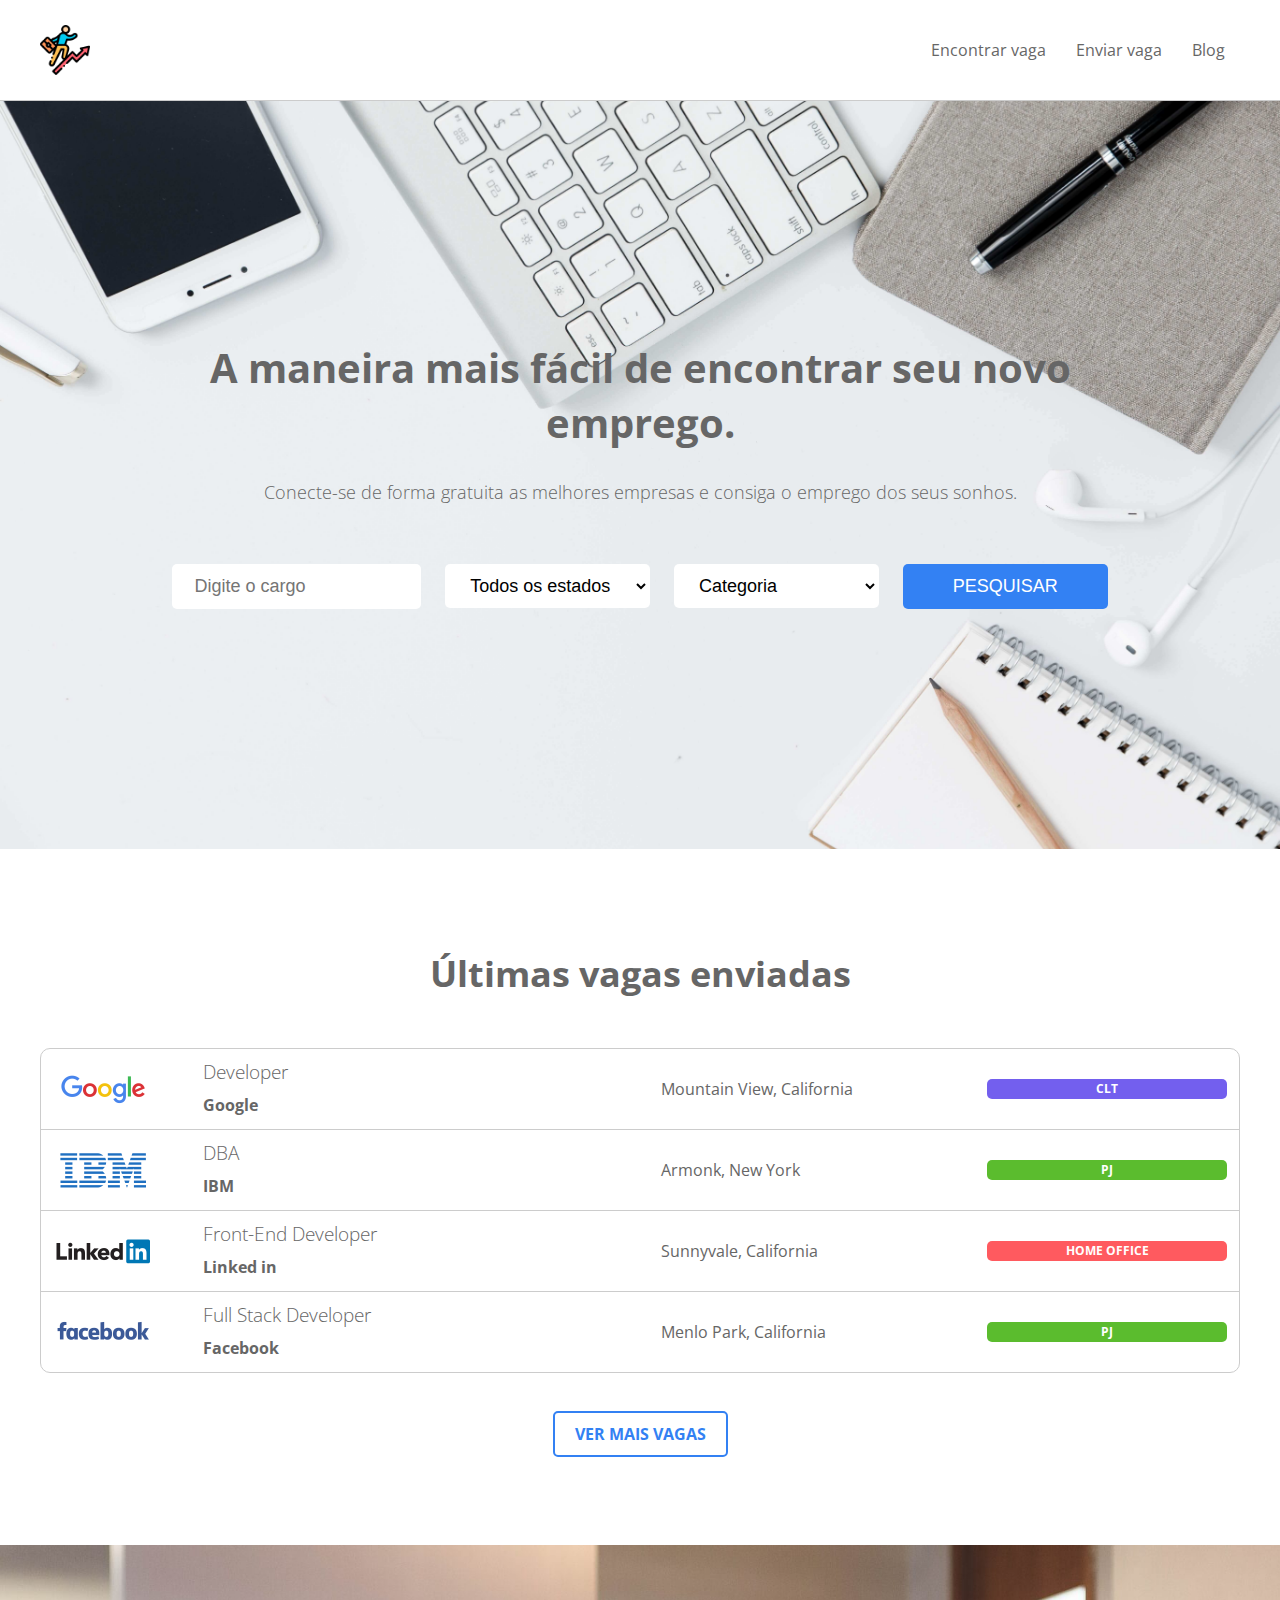
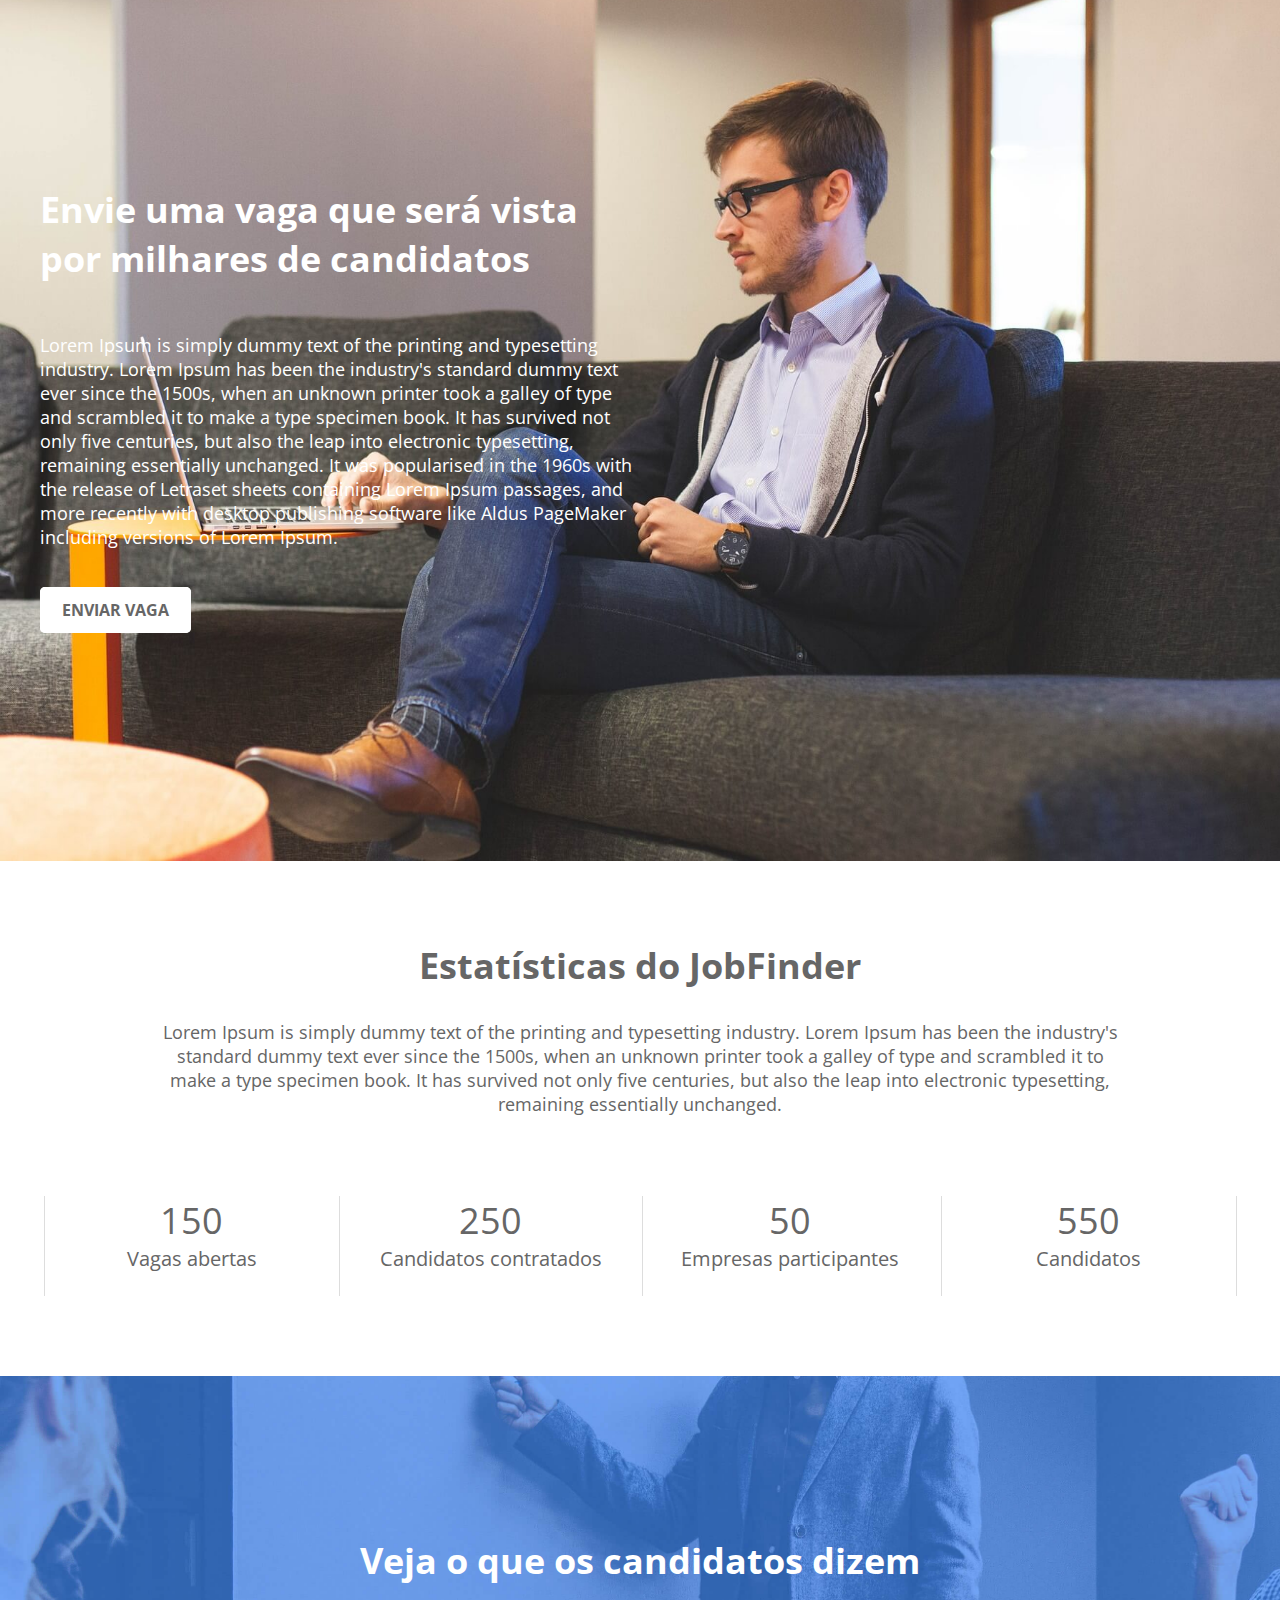
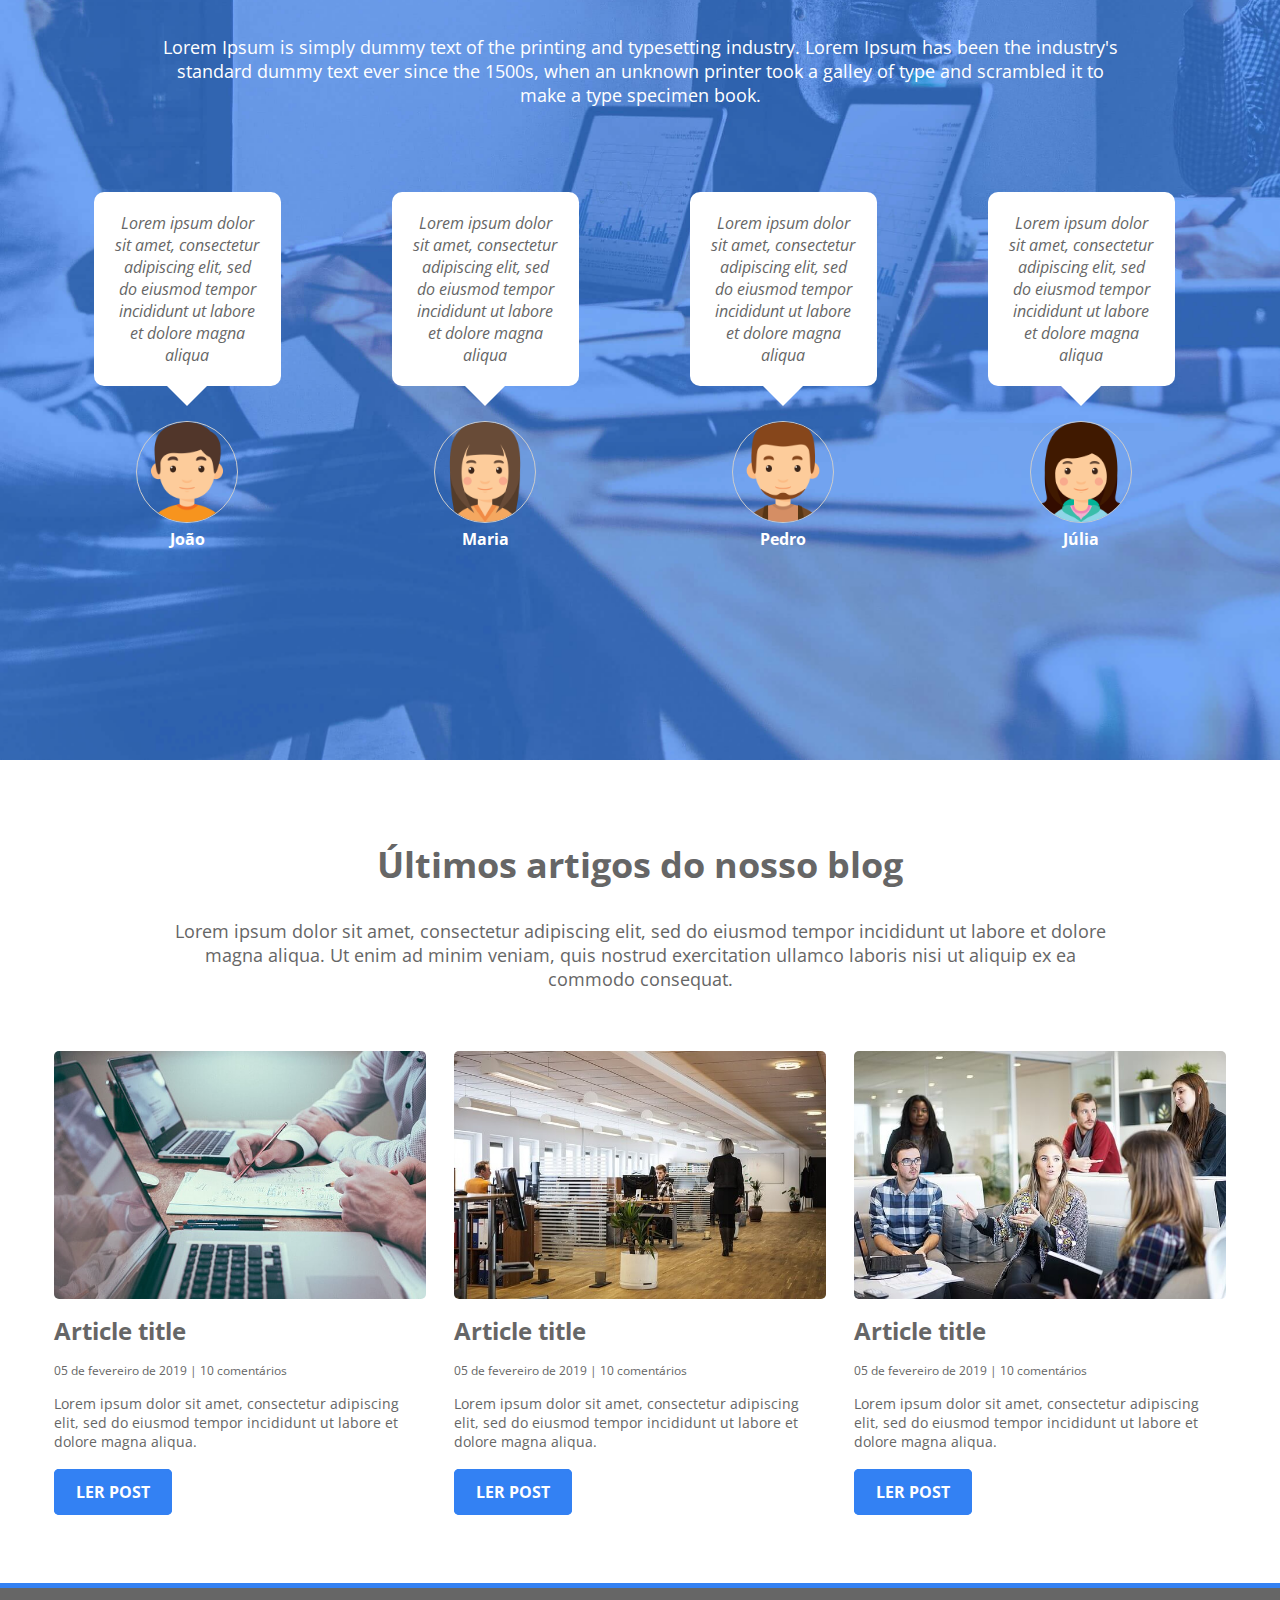
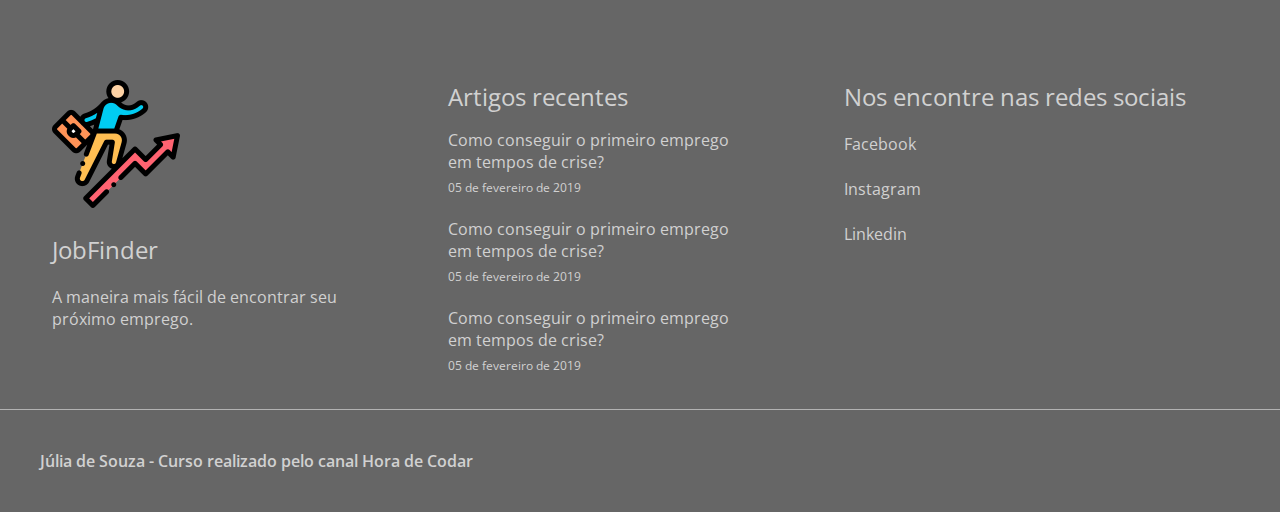
<file: index.html>
<!DOCTYPE html>
<html lang="pt-br">

<head>
	<title>JobFinder</title>
	<meta charset="utf-8">
	<meta name="viewport" content="width=device-width, initial-scale=1.0">
	<link rel="shortcut icon" href="img/logo.ico" type="image/x-icon">
	<link rel="stylesheet" type="text/css" href="css/estilo.css">
	<link href="https://fonts.googleapis.com/css2?family=Open+Sans:wght@300;400;600;700;800&display=swap"
		rel="stylesheet">
	<link rel="stylesheet" href="https://use.fontawesome.com/releases/v5.8.2/css/all.css"
		integrity="sha384-oS3vJWv+0UjzBfQzYUhtDYW+Pj2yciDJxpsK1OYPAYjqT085Qq/1cq5FLXAZQ7Ay" crossorigin="anonymous">
</head>

<body>
	<div class="container">
		<header>
			<nav>
				<div class="nav-container">
					<a href="index.html">
						<img id="logo" src="img/logo.png" alt="JobFinder">
					</a>
					<i class="fas fa-bars btn-menumobile"></i>
					<ul>
						<li><a href="findjobs.html">Encontrar vaga</a></li>
						<li><a href="sendjobs.html">Enviar vaga</a></li>
						<li><a href="blog.html">Blog</a></li>
					</ul>
				</div>
			</nav>
			<div id="main-banner">
				<div id="search-form">
					<h1>A maneira mais fácil de encontrar seu novo emprego.</h1>
					<p>Conecte-se de forma gratuita as melhores empresas e consiga o emprego dos seus sonhos.</p>
					<form>
						<input type="text" name="job" placeholder="Digite o cargo">
						<select name="region">
							<option value="">Todos os estados</option>
							<option value="Acre">Acre</option>
							<option value="Alagoas">Alagoas</option>
							<option value="Amapá">Amapá</option>
							<option value="Amazonas">Amazonas</option>
							<option value="Bahia">Bahia</option>
							<option value="Ceará">Ceará</option>
							<option value="Distrito Federal">Distrito Federal</option>
							<option value="Espírito Santo">Espírito Santo</option>
							<option value="Goiás">Goiás</option>
							<option value="Maranhão">Maranhão</option>
							<option value="Mato Grosso">Mato Grosso</option>
							<option value="Mato Grosso do Sul">Mato Grosso do Sul</option>
							<option value="Minas Gerais">Minas Gerais</option>
							<option value="Pará">Pará</option>
							<option value="Paraíba">Paraíba</option>
							<option value="Paraná">Paraná</option>
							<option value="Pernambuco">Pernambuco</option>
							<option value="Piauí">Piauí</option>
							<option value="Rio de Janeiro">Rio de Janeiro</option>
							<option value="Rio Grande do Sul">Rio Grande do Sul</option>
							<option value="Rio Grande do Norte">Rio Grande do Norte</option>
							<option value="Rondônia">Rondônia</option>
							<option value="Roraima">Roraima</option>
							<option value="Santa Catarina">Santa Catarina</option>
							<option value="São Paulo">São Paulo</option>
							<option value="Sergipe">Sergipe</option>
							<option value="Tocantins">Tocantins</option>
						</select>
						<select name="category">
							<option value="">Categoria</option>
						</select>
						<input type="submit" value="Pesquisar">
					</form>
				</div>
			</div>
		</header>
		<main id="lastjobs-container" class="wrapper">
			<h1>Últimas vagas enviadas</h1>
			<ul>
				<li>
					<a href="job.html" class="clickarea">
						<div class="company-box">
							<img src="img/googlelogo.png">
							<div class="company-info">
								<h3>Developer</h3>
								<p>Google</p>
							</div>
						</div>
						<div class="locality">
							<i class="fas fa-map-marker-alt"></i>
							<p>Mountain View, California</p>
						</div>
						<div class="job-type">
							<span class="clt">CLT</span>
						</div>
					</a>
				</li>
				<li>
					<a href="job2.html" class="clickarea">
						<div class="company-box">
							<img src="img/ibmlogo.png">
							<div class="company-info">
								<h3>DBA</h3>
								<p>IBM</p>
							</div>
						</div>
						<div class="locality">
							<i class="fas fa-map-marker-alt"></i>
							<p>Armonk, New York</p>
						</div>
						<div class="job-type">
							<span class="pj">PJ</span>
						</div>
					</a>
				</li>
				<li>
					<a href="job3.html" class="clickarea">
						<div class="company-box">
							<img src="img/linkedinlogo.png">
							<div class="company-info">
								<h3>Front-End Developer</h3>
								<p>Linked in</p>
							</div>
						</div>
						<div class="locality">
							<i class="fas fa-map-marker-alt"></i>
							<p>Sunnyvale, California</p>
						</div>
						<div class="job-type">
							<span class="homeoffice">Home Office</span>
						</div>
					</a>
				</li>
				<li>
					<a href="job4.html" class="clickarea">
						<div class="company-box">
							<img src="img/facebooklogo.png">
							<div class="company-info">
								<h3>Full Stack Developer</h3>
								<p>Facebook</p>
							</div>
						</div>
						<div class="locality">
							<i class="fas fa-map-marker-alt"></i>
							<p>Menlo Park, California</p>
						</div>
						<div class="job-type">
							<span class="pj">PJ</span>
						</div>
					</a>
				</li>
			</ul>
			<div class="btnjobs-container">
				<a href="findjobs.html" class="btn-jobs">Ver mais vagas</a>
			</div>
		</main>
		<section id="sendjobs-container">
			<div id="sendjobs-inner" class="wrapper">
				<h2>Envie uma vaga que será vista por milhares de candidatos</h2>
				<p>Lorem Ipsum is simply dummy text of the printing and typesetting industry. Lorem Ipsum has been the
					industry's standard dummy text ever since the 1500s, when an unknown printer took a galley of type
					and scrambled it to make a type specimen book. It has survived not only five centuries, but also the
					leap into electronic typesetting, remaining essentially unchanged. It was popularised in the 1960s
					with the release of Letraset sheets containing Lorem Ipsum passages, and more recently with desktop
					publishing software like Aldus PageMaker including versions of Lorem Ipsum.</p>
				<a href="sendjobs.html" class="light-btn">Enviar vaga</a>
			</div>
		</section>
		<section id="status-container" class="wrapper">
			<h2 class="title-center">Estatísticas do JobFinder</h2>
			<p class="p-center">Lorem Ipsum is simply dummy text of the printing and typesetting industry. Lorem Ipsum
				has been the industry's standard dummy text ever since the 1500s, when an unknown printer took a galley
				of type and scrambled it to make a type specimen book. It has survived not only five centuries, but also
				the leap into electronic typesetting, remaining essentially unchanged.</p>
			<div>
				<div class="status-box">
					<span class="status-qtd">150</span>
					<p class="status-text">Vagas abertas</p>
				</div>
				<div class="status-box">
					<span class="status-qtd">250</span>
					<p class="status-text">Candidatos contratados</p>
				</div>
				<div class="status-box">
					<span class="status-qtd">50</span>
					<p class="status-text">Empresas participantes</p>
				</div>
				<div class="status-box">
					<span class="status-qtd">550</span>
					<p class="status-text">Candidatos</p>
				</div>
			</div>
		</section>
		<section id="testmony-container">
			<div class="wrapper">
				<h2>Veja o que os candidatos dizem</h2>
				<p class="p-center">Lorem Ipsum is simply dummy text of the printing and typesetting industry. Lorem
					Ipsum has been the industry's standard dummy text ever since the 1500s, when an unknown printer took
					a galley of type and scrambled it to make a type specimen book.</p>
				<div class="testmony-box">
					<p class="testmony-msg">Lorem ipsum dolor sit amet, consectetur adipiscing elit, sed do eiusmod
						tempor incididunt ut labore et dolore magna aliqua</p>
					<img src="img/avatar1.png">
					<p class="testmony-name">João</p>
				</div>
				<div class="testmony-box">
					<p class="testmony-msg">Lorem ipsum dolor sit amet, consectetur adipiscing elit, sed do eiusmod
						tempor incididunt ut labore et dolore magna aliqua</p>
					<img src="img/avatar2.png">
					<p class="testmony-name">Maria</p>
				</div>
				<div class="testmony-box">
					<p class="testmony-msg">Lorem ipsum dolor sit amet, consectetur adipiscing elit, sed do eiusmod
						tempor incididunt ut labore et dolore magna aliqua</p>
					<img src="img/avatar3.png">
					<p class="testmony-name">Pedro</p>
				</div>
				<div class="testmony-box">
					<p class="testmony-msg">Lorem ipsum dolor sit amet, consectetur adipiscing elit, sed do eiusmod
						tempor incididunt ut labore et dolore magna aliqua</p>
					<img src="img/avatar4.png">
					<p class="testmony-name">Júlia</p>
				</div>
			</div>
		</section>
		<section id="blog-container" class="wrapper">
			<h2 class="title-center">Últimos artigos do nosso blog</h2>
			<p class="p-center">Lorem ipsum dolor sit amet, consectetur adipiscing elit, sed do eiusmod tempor
				incididunt ut labore et dolore magna aliqua. Ut enim ad minim veniam, quis nostrud exercitation ullamco
				laboris nisi ut aliquip ex ea commodo consequat.</p>
			<div class="article-box">
				<img src="img/blog1.jpg">
				<h4><a href="#">Article title</a></h4>
				<p class="article-date">05 de fevereiro de 2019 | 10 comentários</p>
				<p class="article-resume">Lorem ipsum dolor sit amet, consectetur adipiscing elit, sed do eiusmod tempor
					incididunt ut labore et dolore magna aliqua. </p>
				<a href="#" class="article-btn light-btn">Ler post</a>
			</div>
			<div class="article-box">
				<img src="img/blog2.jpg">
				<h4><a href="#">Article title</a></h4>
				<p class="article-date">05 de fevereiro de 2019 | 10 comentários</p>
				<p class="article-resume">Lorem ipsum dolor sit amet, consectetur adipiscing elit, sed do eiusmod tempor
					incididunt ut labore et dolore magna aliqua. </p>
				<a href="#" class="article-btn light-btn">Ler post</a>
			</div>
			<div class="article-box">
				<img src="img/blog3.jpg">
				<h4><a href="#">Article title</a></h4>
				<p class="article-date">05 de fevereiro de 2019 | 10 comentários</p>
				<p class="article-resume">Lorem ipsum dolor sit amet, consectetur adipiscing elit, sed do eiusmod tempor
					incididunt ut labore et dolore magna aliqua. </p>
				<a href="#" class="article-btn light-btn">Ler post</a>
			</div>
		</section>
		<footer>
			<div class="wrapper">
				<div class="footer-box">
					<div class="company-footer">
						<img src="img/logo.png">
						<h2>JobFinder</h2>
						<p>A maneira mais fácil de encontrar seu próximo emprego.</p>
					</div>
				</div>
				<div class="footer-box">
					<div class="articles-footer">
						<h2>Artigos recentes</h2>
						<ul class="footer-list footer-article-list">
							<li>
								<a href="#">Como conseguir o primeiro emprego em tempos de crise?</a>
								<span class="article-date">05 de fevereiro de 2019</span>
							</li>
							<li>
								<a href="#">Como conseguir o primeiro emprego em tempos de crise?</a>
								<span class="article-date">05 de fevereiro de 2019</span>
							</li>
							<li>
								<a href="#">Como conseguir o primeiro emprego em tempos de crise?</a>
								<span class="article-date">05 de fevereiro de 2019</span>
							</li>
						</ul>
					</div>
				</div>
				<div class="footer-box">
					<h2>Nos encontre nas redes sociais</h2>
					<ul class="footer-list">
						<li>
							<a href="#">
								<i class="fab fa-facebook-square"></i>
								<span>Facebook</span>
							</a>
						</li>
						<li>
							<a href="#">
								<i class="fab fa-instagram"></i>
								<span>Instagram</span>
							</a>
						</li>
						<li>
							<a href="#">
								<i class="fab fa-linkedin"></i>
								<span>Linkedin</span>
							</a>
						</li>
					</ul>
				</div>
			</div>
			<div class="footer-bottom">
				<div class="wrapper">
					<p><a href="https://www.linkedin.com/in/j%C3%BAlia-costa-de-souza-b8b0a3179/">Júlia de Souza</a> - Curso realizado pelo canal Hora de Codar</p>
				</div>
			</div>
		</footer>
	</div>
	<script src="https://code.jquery.com/jquery-3.5.1.min.js"
		integrity="sha256-9/aliU8dGd2tb6OSsuzixeV4y/faTqgFtohetphbbj0=" crossorigin="anonymous"></script>
	<script src="js/scripts.js"></script>
</body>

</html>
</file>
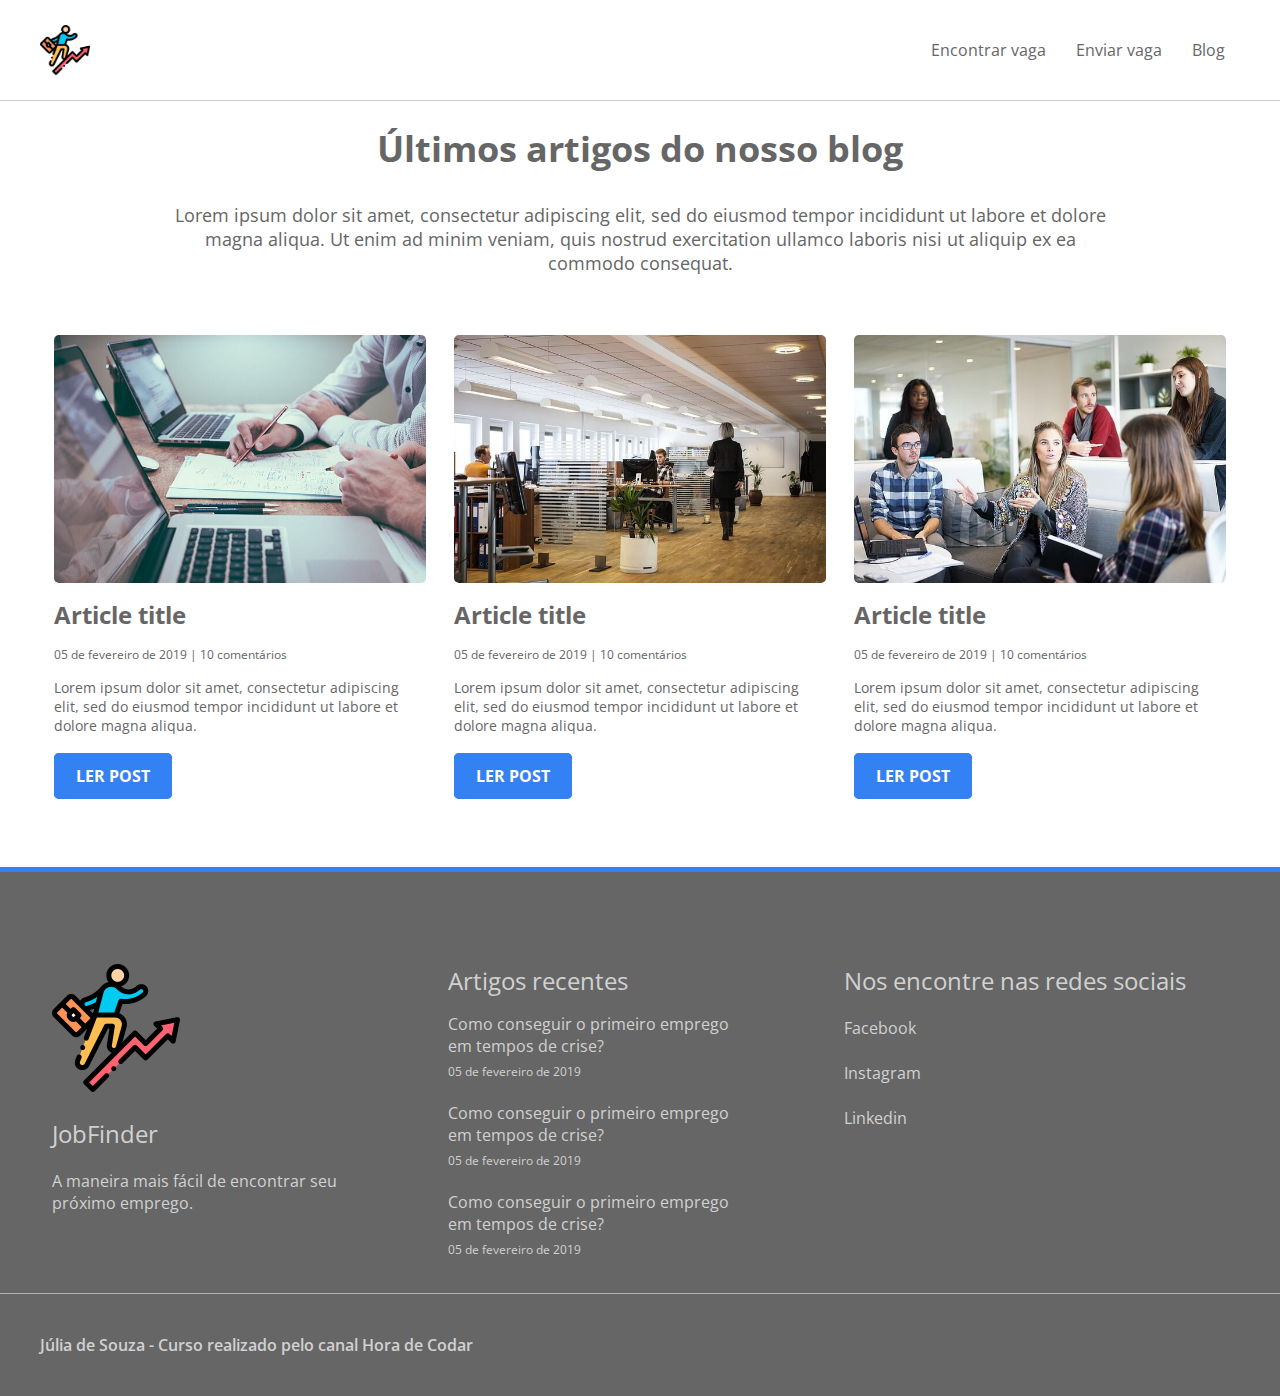
<file: blog.html>
<!DOCTYPE html>
<html lang="pt-br">

<head>
	<title>JobFinder</title>
	<meta charset="utf-8">
	<meta name="viewport" content="width=device-width, initial-scale=1.0">
	<link rel="shortcut icon" href="img/logo.ico" type="image/x-icon">
	<link rel="stylesheet" type="text/css" href="css/estilo.css">
	<link href="https://fonts.googleapis.com/css2?family=Open+Sans:wght@300;400;600;700;800&display=swap"
		rel="stylesheet">
	<link rel="stylesheet" href="https://use.fontawesome.com/releases/v5.8.2/css/all.css"
		integrity="sha384-oS3vJWv+0UjzBfQzYUhtDYW+Pj2yciDJxpsK1OYPAYjqT085Qq/1cq5FLXAZQ7Ay" crossorigin="anonymous">
</head>

<body>
	<div class="container">
		<header>
			<nav>
				<div class="nav-container">
					<a href="index.html">
						<img id="logo" src="img/logo.png" alt="JobFinder">
					</a>
					<i class="fas fa-bars btn-menumobile"></i>
					<ul>
						<li><a href="findjobs.html">Encontrar vaga</a></li>
						<li><a href="sendjobs.html">Enviar vaga</a></li>
						<li><a href="blog.html">Blog</a></li>
					</ul>
				</div>
			</nav>
		</header>
        <br><br>
		<section id="blog-container" class="wrapper">
			<h2 class="title-center">Últimos artigos do nosso blog</h2>
			<p class="p-center">Lorem ipsum dolor sit amet, consectetur adipiscing elit, sed do eiusmod tempor
				incididunt ut labore et dolore magna aliqua. Ut enim ad minim veniam, quis nostrud exercitation ullamco
				laboris nisi ut aliquip ex ea commodo consequat.</p>
			<div class="article-box">
				<img src="img/blog1.jpg">
				<h4><a href="#">Article title</a></h4>
				<p class="article-date">05 de fevereiro de 2019 | 10 comentários</p>
				<p class="article-resume">Lorem ipsum dolor sit amet, consectetur adipiscing elit, sed do eiusmod tempor
					incididunt ut labore et dolore magna aliqua. </p>
				<a href="#" class="article-btn light-btn">Ler post</a>
			</div>
			<div class="article-box">
				<img src="img/blog2.jpg">
				<h4><a href="#">Article title</a></h4>
				<p class="article-date">05 de fevereiro de 2019 | 10 comentários</p>
				<p class="article-resume">Lorem ipsum dolor sit amet, consectetur adipiscing elit, sed do eiusmod tempor
					incididunt ut labore et dolore magna aliqua. </p>
				<a href="#" class="article-btn light-btn">Ler post</a>
			</div>
			<div class="article-box">
				<img src="img/blog3.jpg">
				<h4><a href="#">Article title</a></h4>
				<p class="article-date">05 de fevereiro de 2019 | 10 comentários</p>
				<p class="article-resume">Lorem ipsum dolor sit amet, consectetur adipiscing elit, sed do eiusmod tempor
					incididunt ut labore et dolore magna aliqua. </p>
				<a href="#" class="article-btn light-btn">Ler post</a>
			</div>
		</section>
		<footer>
			<div class="wrapper">
				<div class="footer-box">
					<div class="company-footer">
						<img src="img/logo.png">
						<h2>JobFinder</h2>
						<p>A maneira mais fácil de encontrar seu próximo emprego.</p>
					</div>
				</div>
				<div class="footer-box">
					<div class="articles-footer">
						<h2>Artigos recentes</h2>
						<ul class="footer-list footer-article-list">
							<li>
								<a href="#">Como conseguir o primeiro emprego em tempos de crise?</a>
								<span class="article-date">05 de fevereiro de 2019</span>
							</li>
							<li>
								<a href="#">Como conseguir o primeiro emprego em tempos de crise?</a>
								<span class="article-date">05 de fevereiro de 2019</span>
							</li>
							<li>
								<a href="#">Como conseguir o primeiro emprego em tempos de crise?</a>
								<span class="article-date">05 de fevereiro de 2019</span>
							</li>
						</ul>
					</div>
				</div>
				<div class="footer-box">
					<h2>Nos encontre nas redes sociais</h2>
					<ul class="footer-list">
						<li>
							<a href="#">
								<i class="fab fa-facebook-square"></i>
								<span>Facebook</span>
							</a>
						</li>
						<li>
							<a href="#">
								<i class="fab fa-instagram"></i>
								<span>Instagram</span>
							</a>
						</li>
						<li>
							<a href="#">
								<i class="fab fa-linkedin"></i>
								<span>Linkedin</span>
							</a>
						</li>
					</ul>
				</div>
			</div>
			<div class="footer-bottom">
				<div class="wrapper">
					<p><a href="https://www.linkedin.com/in/j%C3%BAlia-costa-de-souza-b8b0a3179/">Júlia de Souza</a> - Curso realizado pelo canal Hora de Codar</p>
				</div>
			</div>
		</footer>
	</div>
	<script src="https://code.jquery.com/jquery-3.5.1.min.js"
		integrity="sha256-9/aliU8dGd2tb6OSsuzixeV4y/faTqgFtohetphbbj0=" crossorigin="anonymous"></script>
	<script src="js/scripts.js"></script>
</body>

</html>
</file>
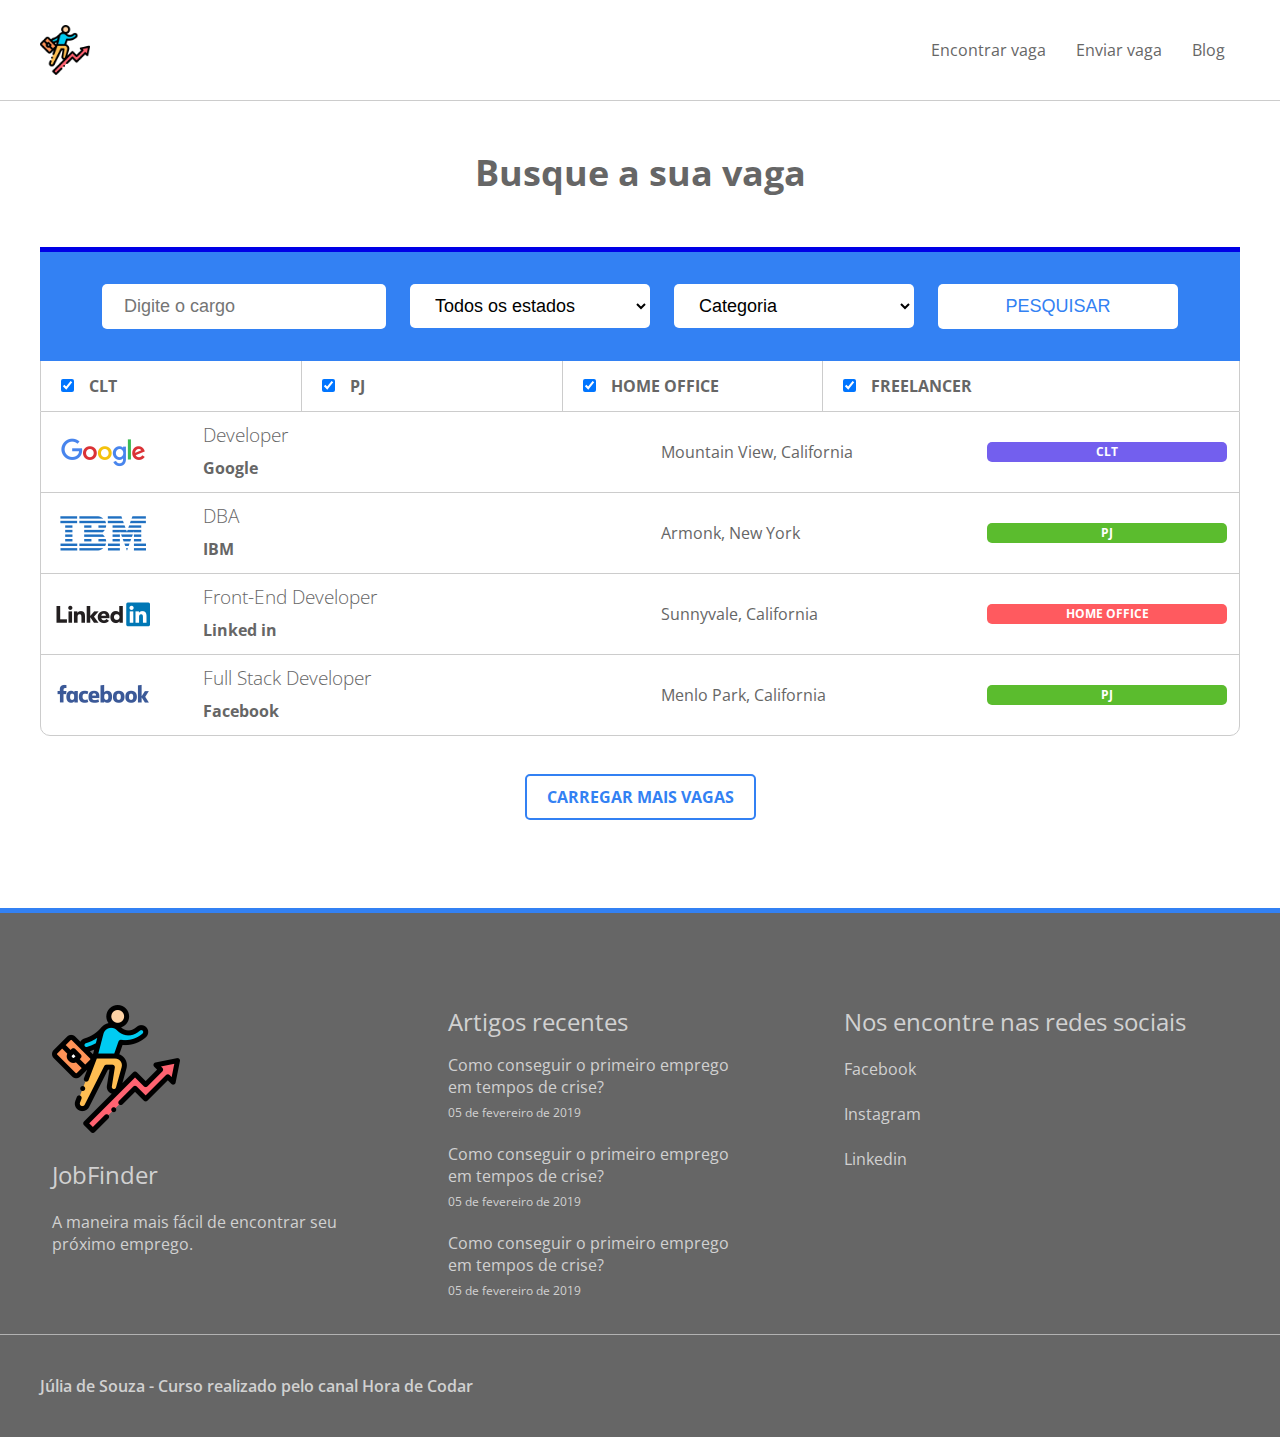
<file: findjobs.html>
<!DOCTYPE html>
<html lang="pt-br">
  <head>
    <title>JobFinder</title>
    <meta charset="utf-8">
	<meta name="viewport" content="width=device-width, initial-scale=1.0">
	<link rel="shortcut icon" href="img/logo.ico" type="image/x-icon">
	<link rel="stylesheet" type="text/css" href="css/estilo.css">
	<link href="https://fonts.googleapis.com/css2?family=Open+Sans:wght@300;400;600;700;800&display=swap" rel="stylesheet">
	<link rel="stylesheet" href="https://use.fontawesome.com/releases/v5.8.2/css/all.css" integrity="sha384-oS3vJWv+0UjzBfQzYUhtDYW+Pj2yciDJxpsK1OYPAYjqT085Qq/1cq5FLXAZQ7Ay" crossorigin="anonymous">
  </head>
  <body>
	<div class="container" id="findjobs">
		<header>
			<nav>
				<div class="nav-container">
					<a href="index.html">
						<img id="logo" src="img/logo.png" alt="JobFinder">
					</a>
					<i class="fas fa-bars btn-menumobile"></i>
					<ul>
						<li><a href="findjobs.html">Encontrar vaga</a></li>
						<li><a href="sendjobs.html">Enviar vaga</a></li>
						<li><a href="blog.html">Blog</a></li>
					</ul>
				</div>
			</nav>
		</header>
		<main id="lastjobs-container" class="wrapper">
			<h1>Busque a sua vaga</h1>
            <div id="job-filter">
                <div id="search-form">
                    <form>
                        <input type="text" name="job" placeholder="Digite o cargo">  
                        <select name="region">
                            <option value="">Todos os estados</option>
                        </select>
                        <select name="categoria">
                            <option value="">Categoria</option>
                        </select>
                        <input type="submit" value="Pesquisar">
                    </form>
                </div>
            </div>
            <div id="type-filter">
                <ul>
                    <li>
                       <input type="checkbox" checked> <label>CLT</label>
                    </li>
                    <li>
                        <input type="checkbox" checked> <label>PJ</label>
                     </li>
                     <li>
                        <input type="checkbox" checked> <label>Home Office</label>
                     </li>
                     <li>
                        <input type="checkbox" checked> <label>Freelancer</label>
                     </li>
                </ul>
            </div>
			<ul>
				<li>
					<a href="#" class="clickarea">
						<div class="company-box">
							<img src="img/googlelogo.png">
							<div class="company-info">
								<h3>Developer</h3>
								<p>Google</p>
							</div>
						</div>
						<div class="locality">
							<i class="fas fa-map-marker-alt"></i>
							<p>Mountain View, California</p>
						</div>
						<div class="job-type">
							<span class="clt">CLT</span>
						</div>
					</a>
				</li>
				<li>
					<a href="#" class="clickarea">
						<div class="company-box">
							<img src="img/ibmlogo.png">
							<div class="company-info">
								<h3>DBA</h3>
								<p>IBM</p>
							</div>
						</div>
						<div class="locality">
							<i class="fas fa-map-marker-alt"></i>
							<p>Armonk, New York</p>
						</div>
						<div class="job-type">
							<span class="pj">PJ</span>
						</div>
					</a>
				</li>
				<li>
					<a href="#" class="clickarea">
						<div class="company-box">
							<img src="img/linkedinlogo.png">
							<div class="company-info">
								<h3>Front-End Developer</h3>
								<p>Linked in</p>
							</div>
						</div>
						<div class="locality">
							<i class="fas fa-map-marker-alt"></i>
							<p>Sunnyvale, California</p>
						</div>
						<div class="job-type">
							<span class="homeoffice">Home Office</span>
						</div>
					</a>
				</li>
				<li>
					<a href="#" class="clickarea">
						<div class="company-box">
							<img src="img/facebooklogo.png">
							<div class="company-info">
								<h3>Full Stack Developer</h3>
								<p>Facebook</p>
							</div>
						</div>
						<div class="locality">
							<i class="fas fa-map-marker-alt"></i>
							<p>Menlo Park, California</p>
						</div>
						<div class="job-type">
							<span class="pj">PJ</span>
						</div>
					</a>
				</li>
			</ul>
			<div class="btnjobs-container">
			<a href="#" class="btn-jobs">Carregar mais vagas</a>
			</div>
		</main>
		<footer>
			<div class="wrapper">
				<div class="footer-box">
					<div class="company-footer">
						<img src="img/logo.png">
						<h2>JobFinder</h2>
						<p>A maneira mais fácil de encontrar seu próximo emprego.</p>
					</div>
				</div>
				<div class="footer-box">
					<div class="articles-footer">
						<h2>Artigos recentes</h2>
						<ul class="footer-list footer-article-list">
							<li>
								<a href="#">Como conseguir o primeiro emprego em tempos de crise?</a>
								<span class="article-date">05 de fevereiro de 2019</span>
							</li>
							<li>
								<a href="#">Como conseguir o primeiro emprego em tempos de crise?</a>
								<span class="article-date">05 de fevereiro de 2019</span>
							</li>
							<li>
								<a href="#">Como conseguir o primeiro emprego em tempos de crise?</a>
								<span class="article-date">05 de fevereiro de 2019</span>
							</li>
						</ul>
					</div>
				</div>
				<div class="footer-box">
					<h2>Nos encontre nas redes sociais</h2>
					<ul class="footer-list">
						<li>
							<a href="#">
								<i class="fab fa-facebook-square"></i>
								<span>Facebook</span>
							</a>
						</li>
						<li>
							<a href="#">
								<i class="fab fa-instagram"></i>
								<span>Instagram</span>
							</a>
						</li>
						<li>
							<a href="#">
								<i class="fab fa-linkedin"></i>
								<span>Linkedin</span>
							</a>
						</li>
					</ul>
				</div>
			</div>
			<div class="footer-bottom">
				<div class="wrapper">
					<p><a href="https://www.linkedin.com/in/j%C3%BAlia-costa-de-souza-b8b0a3179/">Júlia de Souza</a> - Curso realizado pelo canal Hora de Codar</p>
				</div>
			</div>
		</footer>
	</div>
	<script src="https://code.jquery.com/jquery-3.5.1.min.js" integrity="sha256-9/aliU8dGd2tb6OSsuzixeV4y/faTqgFtohetphbbj0=" crossorigin="anonymous"></script>
	<script src="js/scripts.js"></script>
</body>
</html>
</file>
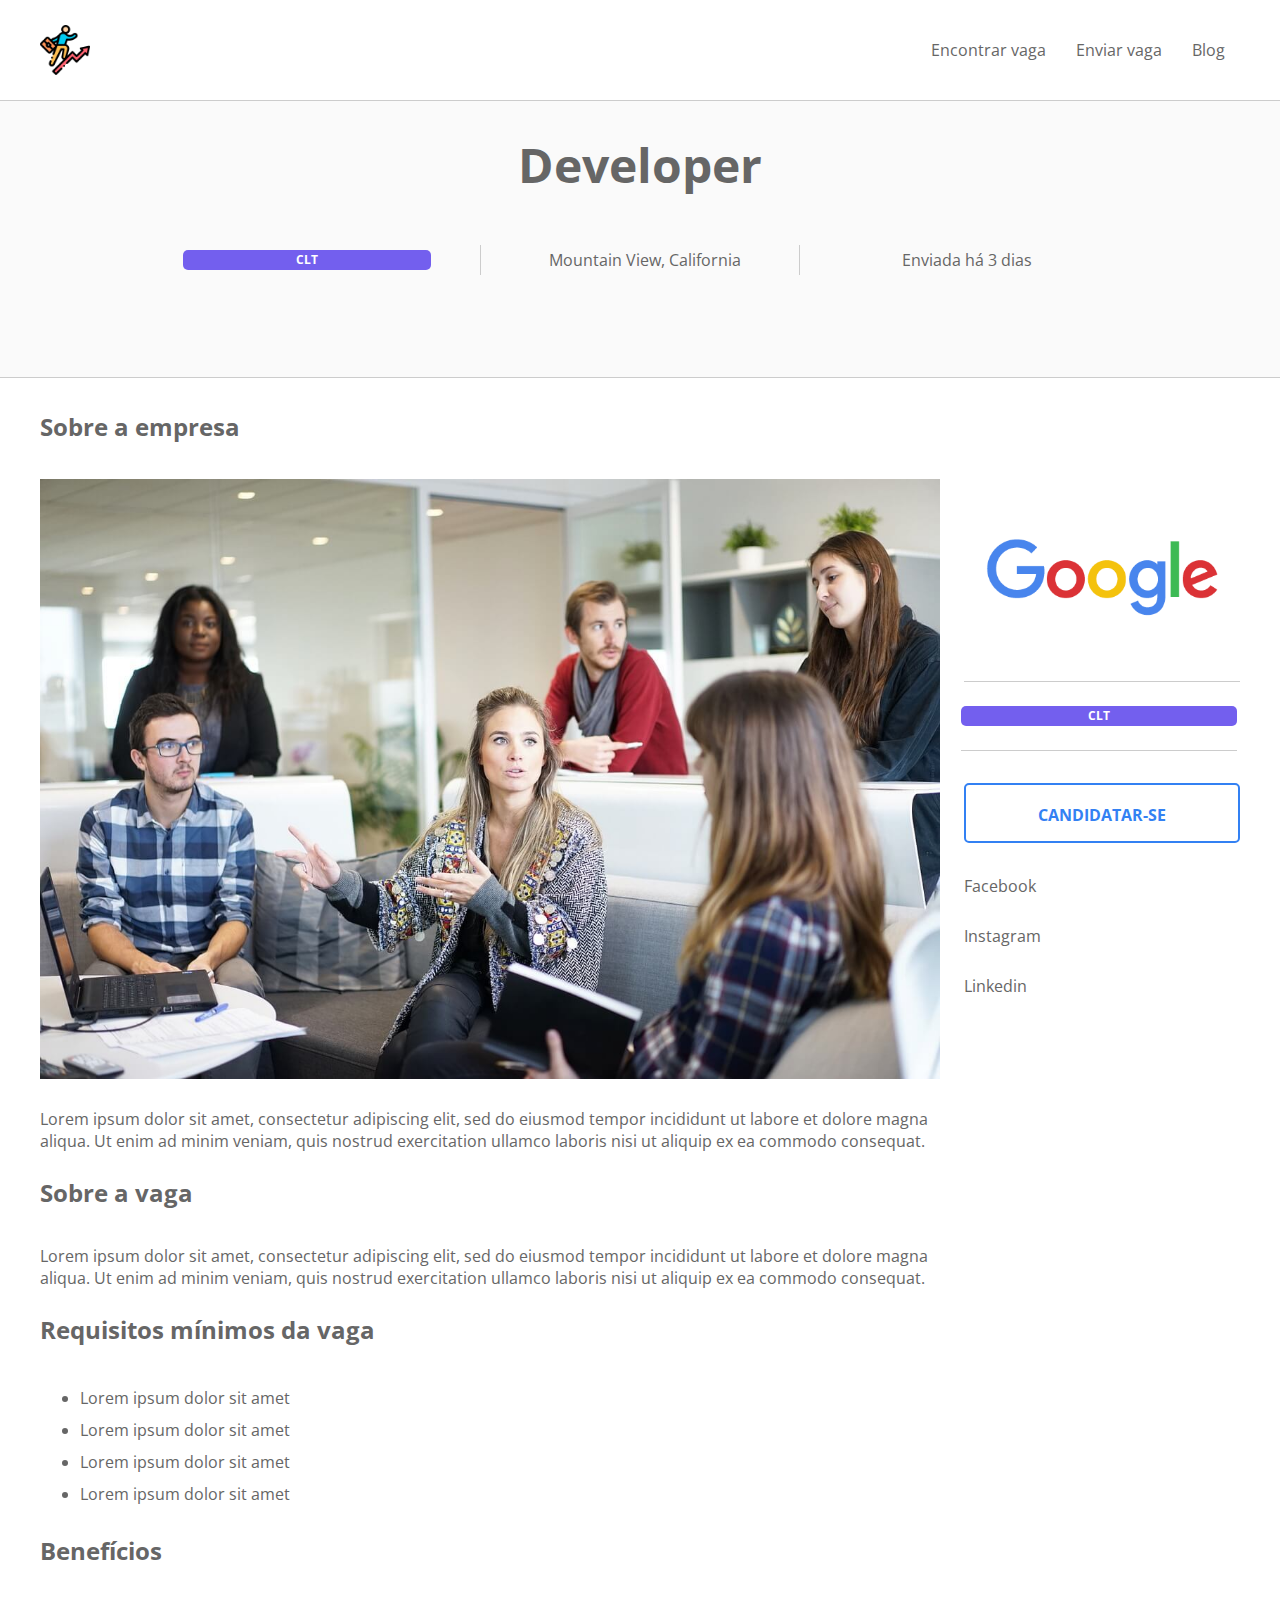
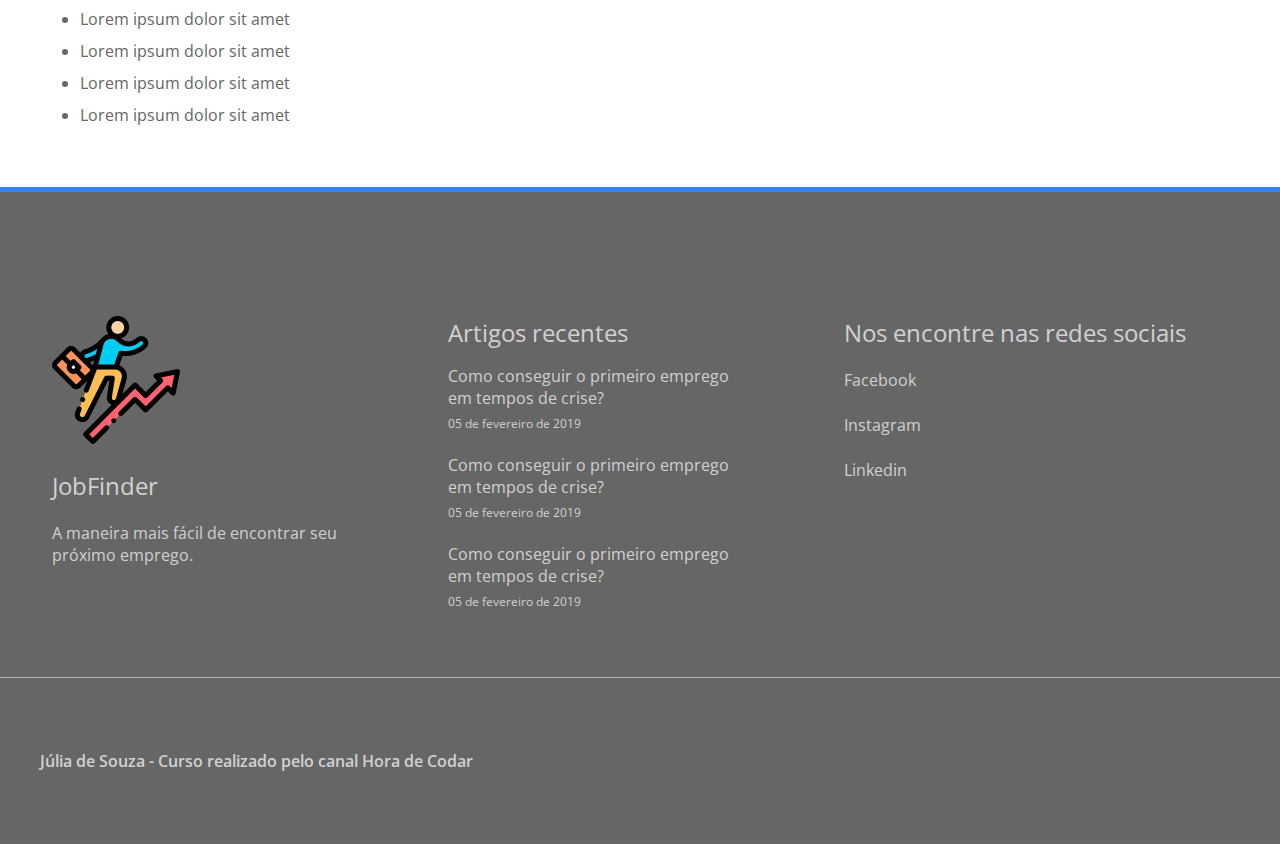
<file: job.html>
<!DOCTYPE html>
<html lang="pt-br">
  <head>
    <title>JobFinder</title>
    <meta charset="utf-8">
	<meta name="viewport" content="width=device-width, initial-scale=1.0">
    <link rel="shortcut icon" href="img/logo.ico" type="image/x-icon">
	<link rel="stylesheet" type="text/css" href="css/estilo.css">
	<link href="https://fonts.googleapis.com/css2?family=Open+Sans:wght@300;400;600;700;800&display=swap" rel="stylesheet">
	<link rel="stylesheet" href="https://use.fontawesome.com/releases/v5.8.2/css/all.css" integrity="sha384-oS3vJWv+0UjzBfQzYUhtDYW+Pj2yciDJxpsK1OYPAYjqT085Qq/1cq5FLXAZQ7Ay" crossorigin="anonymous">
  </head>
  <body>
	<div class="container" id="jobpage">
		<header>
			<nav>
				<div class="nav-container">
					<a href="index.html">
						<img id="logo" src="img/logo.png" alt="JobFinder">
					</a>
					<i class="fas fa-bars btn-menumobile"></i>
					<ul>
						<li><a href="findjobs.html">Encontrar vaga</a></li>
						<li><a href="sendjobs.html">Enviar vaga</a></li>
						<li><a href="blog.html">Blog</a></li>
					</ul>
				</div>
			</nav>
		</header>
		<div id="job-header">
            <h1>Developer</h1>
            <div id="job-info">
                <div class="job-type">
                    <span class="clt">CLT</span>
                </div>
                <div class="locality">
                    <i class="fas fa-map-marker-alt"></i>
                    <p>Mountain View, California</p>
                </div>
                <div class="date">
                    <i class="far fa-calendar-alt"></i>
                    <p>Enviada há 3 dias</p>
                </div>
            </div>
        </div>
        <div class="wrapper">
            <main id="job-container">
                <div id="about-company-container">
                    <h2 class="page-title">Sobre a empresa</h2>
                    <img src="img/company.jpg" id="company-img" alt="Como é o Google">
                    <p class="description">Lorem ipsum dolor sit amet, consectetur adipiscing elit, sed do eiusmod tempor incididunt ut labore et dolore magna aliqua. Ut enim ad minim veniam, quis nostrud exercitation ullamco laboris nisi ut aliquip ex ea commodo consequat.</p>
                </div>
                <div id="about-job-container">
                    <h2 class="page-title">Sobre a vaga</h2>
                    <p class="description">Lorem ipsum dolor sit amet, consectetur adipiscing elit, sed do eiusmod tempor incididunt ut labore et dolore magna aliqua. Ut enim ad minim veniam, quis nostrud exercitation ullamco laboris nisi ut aliquip ex ea commodo consequat.</p>
                </div>
                <div id="min-requirements-container">
                    <h2 class="page-title">Requisitos mínimos da vaga</h2>
                    <ul class="jobpage-list">
                        <li>Lorem ipsum dolor sit amet</li>
                        <li>Lorem ipsum dolor sit amet</li>
                        <li>Lorem ipsum dolor sit amet</li>
                        <li>Lorem ipsum dolor sit amet</li>
                    </ul>
                </div>
                <div id="job-benefits-container">
                    <h2 class="page-title">Benefícios</h2>
                    <ul class="jobpage-list">
                        <li>Lorem ipsum dolor sit amet</li>
                        <li>Lorem ipsum dolor sit amet</li>
                        <li>Lorem ipsum dolor sit amet</li>
                        <li>Lorem ipsum dolor sit amet</li>
                    </ul>
                </div>
            </main>

            <aside id="companyinfo-container">
                <img src="img/googlelogo.png" alt="Google Logo">
                <div class="job-type">
                    <span class="clt">CLT</span>
                </div>
                <a href="" id="apply-btn">Candidatar-se</a>
                <div class="companysocial-container">
                    <ul id="job-social-list">
                        <li>
                            <a href="#">
                                <i class="fab fa-facebook-square"></i>
                                <span>Facebook</span>
                            </a>
                        </li>
                        <li>
                            <a href="#">
                                <i class="fab fa-instagram"></i>
                                <span>Instagram</span>
                            </a>
                        </li>
                        <li>
                            <a href="#">
                                <i class="fab fa-linkedin"></i>
                                <span>Linkedin</span>
                            </a>
                        </li>
                    </ul>
                </div>
            </aside>
        </div>
		<footer>
			<div class="wrapper">
				<div class="footer-box">
					<div class="company-footer">
						<img src="img/logo.png">
						<h2>JobFinder</h2>
						<p>A maneira mais fácil de encontrar seu próximo emprego.</p>
					</div>
				</div>
				<div class="footer-box">
					<div class="articles-footer">
						<h2>Artigos recentes</h2>
						<ul class="footer-list footer-article-list">
							<li>
								<a href="#">Como conseguir o primeiro emprego em tempos de crise?</a>
								<span class="article-date">05 de fevereiro de 2019</span>
							</li>
							<li>
								<a href="#">Como conseguir o primeiro emprego em tempos de crise?</a>
								<span class="article-date">05 de fevereiro de 2019</span>
							</li>
							<li>
								<a href="#">Como conseguir o primeiro emprego em tempos de crise?</a>
								<span class="article-date">05 de fevereiro de 2019</span>
							</li>
						</ul>
					</div>
				</div>
				<div class="footer-box">
					<h2>Nos encontre nas redes sociais</h2>
					<ul class="footer-list">
						<li>
							<a href="#">
								<i class="fab fa-facebook-square"></i>
								<span>Facebook</span>
							</a>
						</li>
						<li>
							<a href="#">
								<i class="fab fa-instagram"></i>
								<span>Instagram</span>
							</a>
						</li>
						<li>
							<a href="#">
								<i class="fab fa-linkedin"></i>
								<span>Linkedin</span>
							</a>
						</li>
					</ul>
				</div>
			</div>
			<div class="footer-bottom">
				<div class="wrapper">
					<p><a href="https://www.linkedin.com/in/j%C3%BAlia-costa-de-souza-b8b0a3179/">Júlia de Souza</a> - Curso realizado pelo canal Hora de Codar</p>
				</div>
			</div>
		</footer>
	</div>
	<script src="https://code.jquery.com/jquery-3.5.1.min.js" integrity="sha256-9/aliU8dGd2tb6OSsuzixeV4y/faTqgFtohetphbbj0=" crossorigin="anonymous"></script>
	<script src="js/scripts.js"></script>
</body>
</html>
</file>
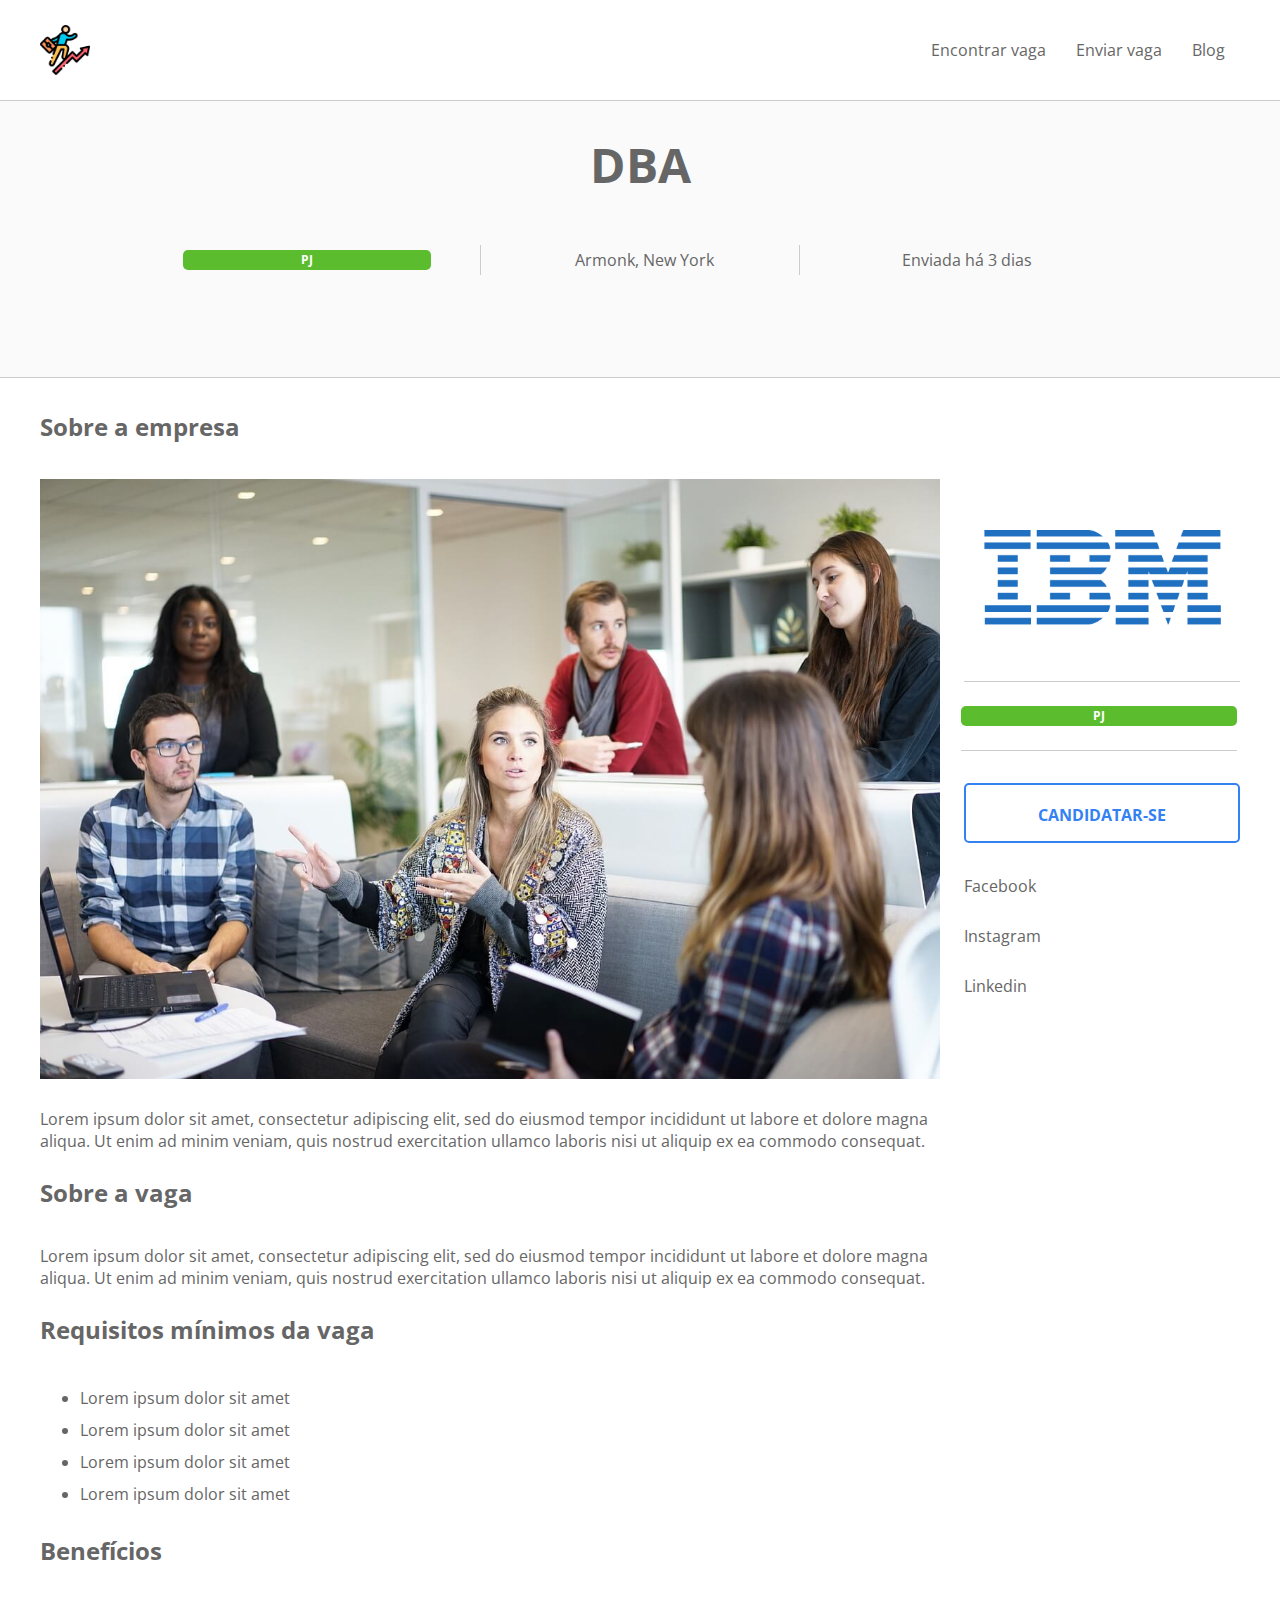
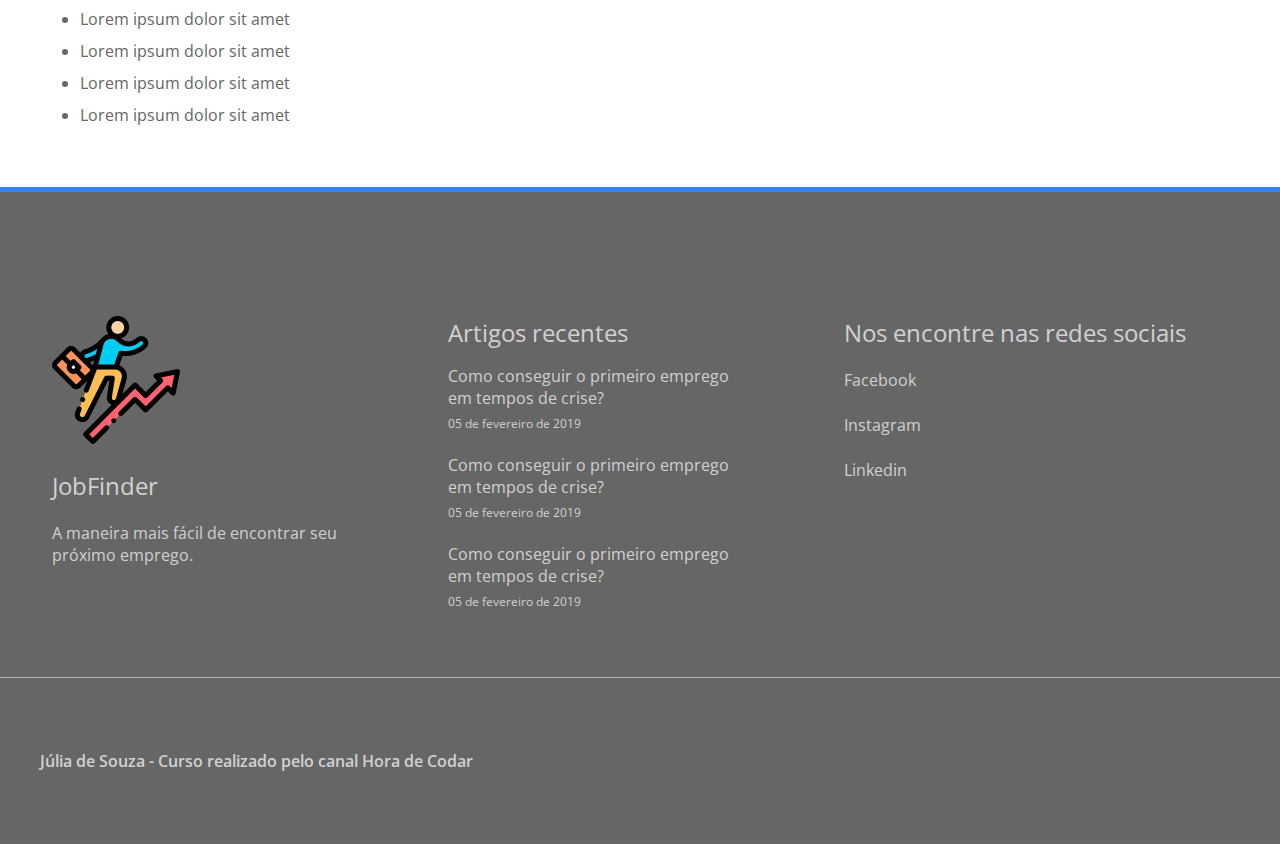
<file: job2.html>
<!DOCTYPE html>
<html lang="pt-br">
  <head>
    <title>JobFinder</title>
    <meta charset="utf-8">
	<meta name="viewport" content="width=device-width, initial-scale=1.0">
    <link rel="shortcut icon" href="img/logo.ico" type="image/x-icon">
	<link rel="stylesheet" type="text/css" href="css/estilo.css">
	<link href="https://fonts.googleapis.com/css2?family=Open+Sans:wght@300;400;600;700;800&display=swap" rel="stylesheet">
	<link rel="stylesheet" href="https://use.fontawesome.com/releases/v5.8.2/css/all.css" integrity="sha384-oS3vJWv+0UjzBfQzYUhtDYW+Pj2yciDJxpsK1OYPAYjqT085Qq/1cq5FLXAZQ7Ay" crossorigin="anonymous">
  </head>
  <body>
	<div class="container" id="jobpage">
		<header>
			<nav>
				<div class="nav-container">
					<a href="index.html">
						<img id="logo" src="img/logo.png" alt="JobFinder">
					</a>
					<i class="fas fa-bars btn-menumobile"></i>
					<ul>
						<li><a href="findjobs.html">Encontrar vaga</a></li>
						<li><a href="sendjobs.html">Enviar vaga</a></li>
						<li><a href="blog.html">Blog</a></li>
					</ul>
				</div>
			</nav>
		</header>
		<div id="job-header">
            <h1>DBA</h1>
            <div id="job-info">
                <div class="job-type">
                    <span class="pj">PJ</span>
                </div>
                <div class="locality">
                    <i class="fas fa-map-marker-alt"></i>
                    <p>Armonk, New York</p>
                </div>
                <div class="date">
                    <i class="far fa-calendar-alt"></i>
                    <p>Enviada há 3 dias</p>
                </div>
            </div>
        </div>
        <div class="wrapper">
            <main id="job-container">
                <div id="about-company-container">
                    <h2 class="page-title">Sobre a empresa</h2>
                    <img src="img/company.jpg" id="company-img" alt="Como é a IBM">
                    <p class="description">Lorem ipsum dolor sit amet, consectetur adipiscing elit, sed do eiusmod tempor incididunt ut labore et dolore magna aliqua. Ut enim ad minim veniam, quis nostrud exercitation ullamco laboris nisi ut aliquip ex ea commodo consequat.</p>
                </div>
                <div id="about-job-container">
                    <h2 class="page-title">Sobre a vaga</h2>
                    <p class="description">Lorem ipsum dolor sit amet, consectetur adipiscing elit, sed do eiusmod tempor incididunt ut labore et dolore magna aliqua. Ut enim ad minim veniam, quis nostrud exercitation ullamco laboris nisi ut aliquip ex ea commodo consequat.</p>
                </div>
                <div id="min-requirements-container">
                    <h2 class="page-title">Requisitos mínimos da vaga</h2>
                    <ul class="jobpage-list">
                        <li>Lorem ipsum dolor sit amet</li>
                        <li>Lorem ipsum dolor sit amet</li>
                        <li>Lorem ipsum dolor sit amet</li>
                        <li>Lorem ipsum dolor sit amet</li>
                    </ul>
                </div>
                <div id="job-benefits-container">
                    <h2 class="page-title">Benefícios</h2>
                    <ul class="jobpage-list">
                        <li>Lorem ipsum dolor sit amet</li>
                        <li>Lorem ipsum dolor sit amet</li>
                        <li>Lorem ipsum dolor sit amet</li>
                        <li>Lorem ipsum dolor sit amet</li>
                    </ul>
                </div>
            </main>

            <aside id="companyinfo-container">
                <img src="img/ibmlogo.png" alt="IBM Logo">
                <div class="job-type">
                    <span class="pj">PJ</span>
                </div>
                <a href="" id="apply-btn">Candidatar-se</a>
                <div class="companysocial-container">
                    <ul id="job-social-list">
                        <li>
                            <a href="#">
                                <i class="fab fa-facebook-square"></i>
                                <span>Facebook</span>
                            </a>
                        </li>
                        <li>
                            <a href="#">
                                <i class="fab fa-instagram"></i>
                                <span>Instagram</span>
                            </a>
                        </li>
                        <li>
                            <a href="#">
                                <i class="fab fa-linkedin"></i>
                                <span>Linkedin</span>
                            </a>
                        </li>
                    </ul>
                </div>
            </aside>
        </div>
		<footer>
			<div class="wrapper">
				<div class="footer-box">
					<div class="company-footer">
						<img src="img/logo.png">
						<h2>JobFinder</h2>
						<p>A maneira mais fácil de encontrar seu próximo emprego.</p>
					</div>
				</div>
				<div class="footer-box">
					<div class="articles-footer">
						<h2>Artigos recentes</h2>
						<ul class="footer-list footer-article-list">
							<li>
								<a href="#">Como conseguir o primeiro emprego em tempos de crise?</a>
								<span class="article-date">05 de fevereiro de 2019</span>
							</li>
							<li>
								<a href="#">Como conseguir o primeiro emprego em tempos de crise?</a>
								<span class="article-date">05 de fevereiro de 2019</span>
							</li>
							<li>
								<a href="#">Como conseguir o primeiro emprego em tempos de crise?</a>
								<span class="article-date">05 de fevereiro de 2019</span>
							</li>
						</ul>
					</div>
				</div>
				<div class="footer-box">
					<h2>Nos encontre nas redes sociais</h2>
					<ul class="footer-list">
						<li>
							<a href="#">
								<i class="fab fa-facebook-square"></i>
								<span>Facebook</span>
							</a>
						</li>
						<li>
							<a href="#">
								<i class="fab fa-instagram"></i>
								<span>Instagram</span>
							</a>
						</li>
						<li>
							<a href="#">
								<i class="fab fa-linkedin"></i>
								<span>Linkedin</span>
							</a>
						</li>
					</ul>
				</div>
			</div>
			<div class="footer-bottom">
				<div class="wrapper">
					<p><a href="https://www.linkedin.com/in/j%C3%BAlia-costa-de-souza-b8b0a3179/">Júlia de Souza</a> - Curso realizado pelo canal Hora de Codar</p>
				</div>
			</div>
		</footer>
	</div>
	<script src="https://code.jquery.com/jquery-3.5.1.min.js" integrity="sha256-9/aliU8dGd2tb6OSsuzixeV4y/faTqgFtohetphbbj0=" crossorigin="anonymous"></script>
	<script src="js/scripts.js"></script>
</body>
</html>
</file>
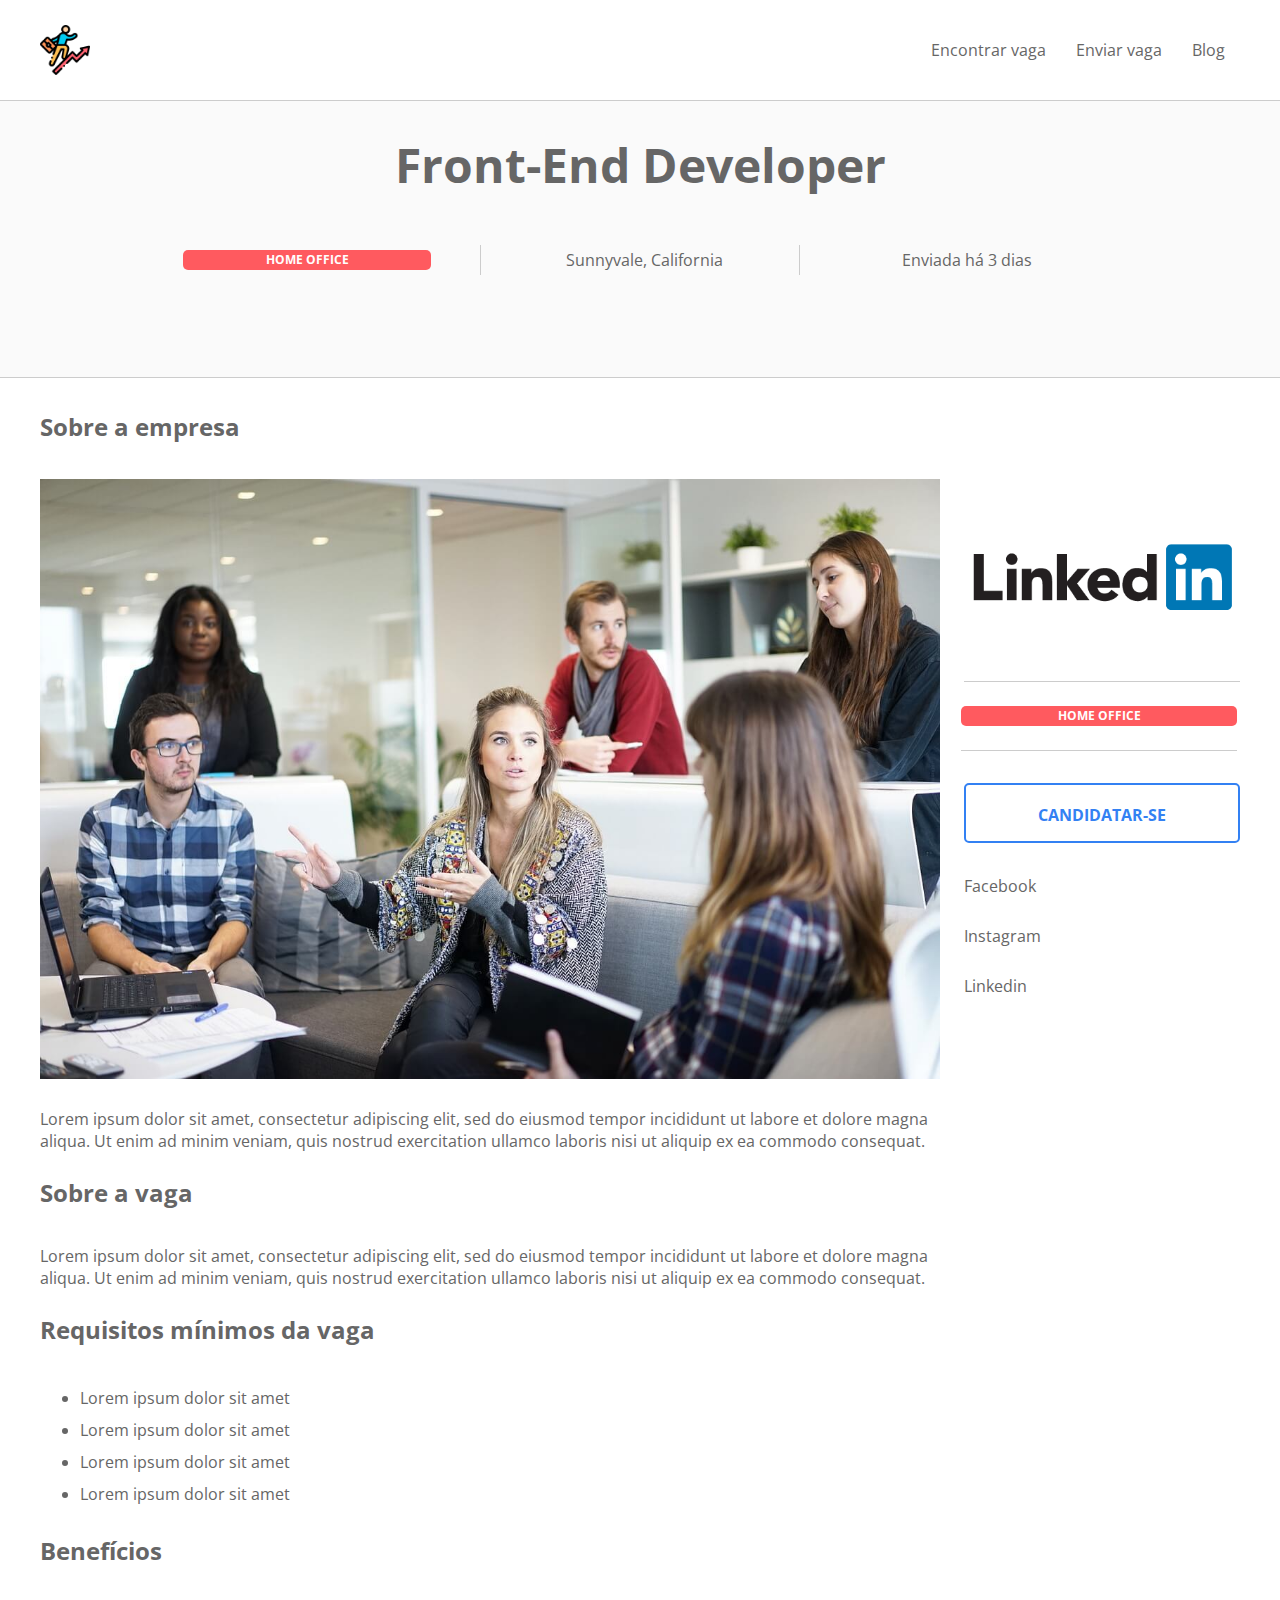
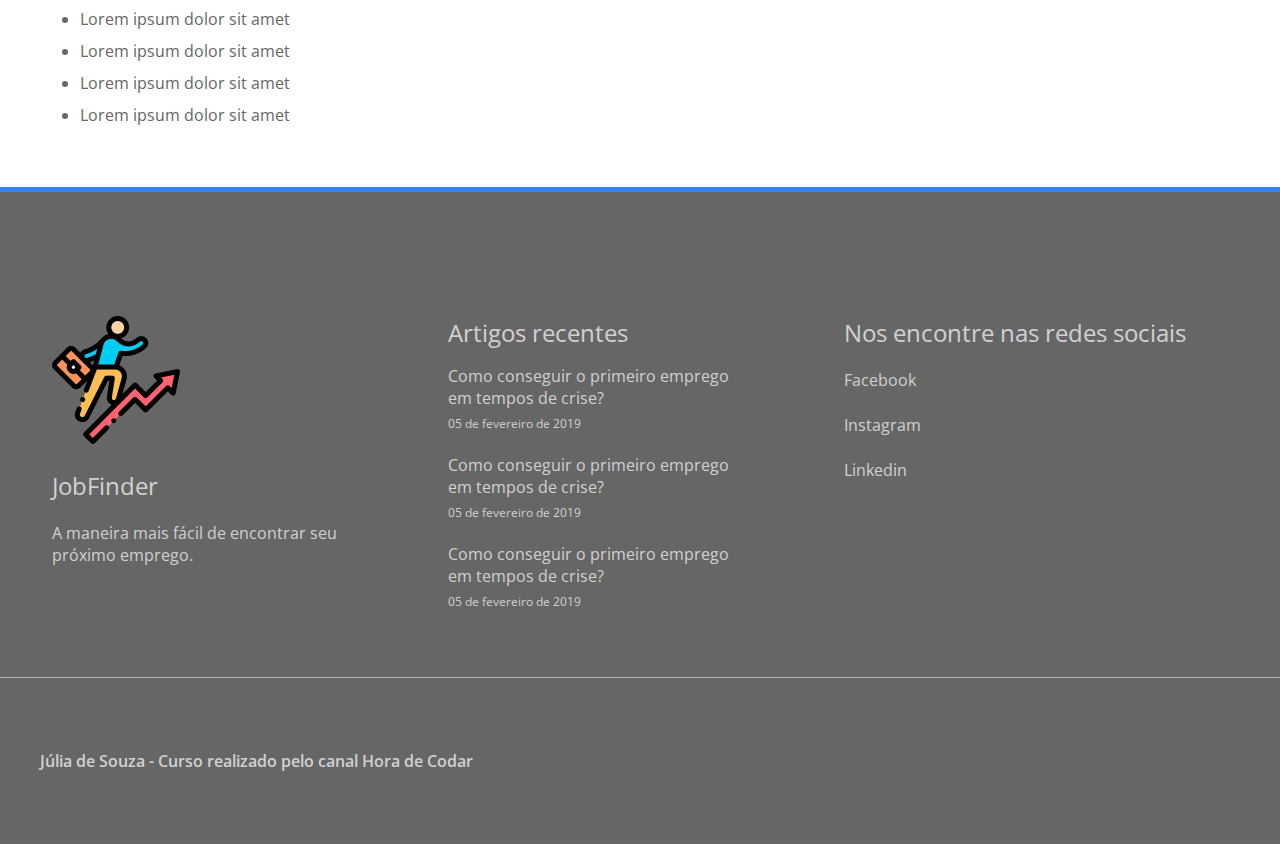
<file: job3.html>
<!DOCTYPE html>
<html lang="pt-br">
  <head>
    <title>JobFinder</title>
    <meta charset="utf-8">
	<meta name="viewport" content="width=device-width, initial-scale=1.0">
    <link rel="shortcut icon" href="img/logo.ico" type="image/x-icon">
	<link rel="stylesheet" type="text/css" href="css/estilo.css">
	<link href="https://fonts.googleapis.com/css2?family=Open+Sans:wght@300;400;600;700;800&display=swap" rel="stylesheet">
	<link rel="stylesheet" href="https://use.fontawesome.com/releases/v5.8.2/css/all.css" integrity="sha384-oS3vJWv+0UjzBfQzYUhtDYW+Pj2yciDJxpsK1OYPAYjqT085Qq/1cq5FLXAZQ7Ay" crossorigin="anonymous">
  </head>
  <body>
	<div class="container" id="jobpage">
		<header>
			<nav>
				<div class="nav-container">
					<a href="index.html">
						<img id="logo" src="img/logo.png" alt="JobFinder">
					</a>
					<i class="fas fa-bars btn-menumobile"></i>
					<ul>
						<li><a href="findjobs.html">Encontrar vaga</a></li>
						<li><a href="sendjobs.html">Enviar vaga</a></li>
						<li><a href="blog.html">Blog</a></li>
					</ul>
				</div>
			</nav>
		</header>
		<div id="job-header">
            <h1>Front-End Developer</h1>
            <div id="job-info">
                <div class="job-type">
                    <span class="homeoffice">Home Office</span>
                </div>
                <div class="locality">
                    <i class="fas fa-map-marker-alt"></i>
                    <p>Sunnyvale, California</p>
                </div>
                <div class="date">
                    <i class="far fa-calendar-alt"></i>
                    <p>Enviada há 3 dias</p>
                </div>
            </div>
        </div>
        <div class="wrapper">
            <main id="job-container">
                <div id="about-company-container">
                    <h2 class="page-title">Sobre a empresa</h2>
                    <img src="img/company.jpg" id="company-img" alt="Como é o Linkedin">
                    <p class="description">Lorem ipsum dolor sit amet, consectetur adipiscing elit, sed do eiusmod tempor incididunt ut labore et dolore magna aliqua. Ut enim ad minim veniam, quis nostrud exercitation ullamco laboris nisi ut aliquip ex ea commodo consequat.</p>
                </div>
                <div id="about-job-container">
                    <h2 class="page-title">Sobre a vaga</h2>
                    <p class="description">Lorem ipsum dolor sit amet, consectetur adipiscing elit, sed do eiusmod tempor incididunt ut labore et dolore magna aliqua. Ut enim ad minim veniam, quis nostrud exercitation ullamco laboris nisi ut aliquip ex ea commodo consequat.</p>
                </div>
                <div id="min-requirements-container">
                    <h2 class="page-title">Requisitos mínimos da vaga</h2>
                    <ul class="jobpage-list">
                        <li>Lorem ipsum dolor sit amet</li>
                        <li>Lorem ipsum dolor sit amet</li>
                        <li>Lorem ipsum dolor sit amet</li>
                        <li>Lorem ipsum dolor sit amet</li>
                    </ul>
                </div>
                <div id="job-benefits-container">
                    <h2 class="page-title">Benefícios</h2>
                    <ul class="jobpage-list">
                        <li>Lorem ipsum dolor sit amet</li>
                        <li>Lorem ipsum dolor sit amet</li>
                        <li>Lorem ipsum dolor sit amet</li>
                        <li>Lorem ipsum dolor sit amet</li>
                    </ul>
                </div>
            </main>

            <aside id="companyinfo-container">
                <img src="img/linkedinlogo.png" alt="Linkedin Logo">
                <div class="job-type">
                    <span class="homeoffice">Home Office</span>
                </div>
                <a href="" id="apply-btn">Candidatar-se</a>
                <div class="companysocial-container">
                    <ul id="job-social-list">
                        <li>
                            <a href="#">
                                <i class="fab fa-facebook-square"></i>
                                <span>Facebook</span>
                            </a>
                        </li>
                        <li>
                            <a href="#">
                                <i class="fab fa-instagram"></i>
                                <span>Instagram</span>
                            </a>
                        </li>
                        <li>
                            <a href="#">
                                <i class="fab fa-linkedin"></i>
                                <span>Linkedin</span>
                            </a>
                        </li>
                    </ul>
                </div>
            </aside>
        </div>
		<footer>
			<div class="wrapper">
				<div class="footer-box">
					<div class="company-footer">
						<img src="img/logo.png">
						<h2>JobFinder</h2>
						<p>A maneira mais fácil de encontrar seu próximo emprego.</p>
					</div>
				</div>
				<div class="footer-box">
					<div class="articles-footer">
						<h2>Artigos recentes</h2>
						<ul class="footer-list footer-article-list">
							<li>
								<a href="#">Como conseguir o primeiro emprego em tempos de crise?</a>
								<span class="article-date">05 de fevereiro de 2019</span>
							</li>
							<li>
								<a href="#">Como conseguir o primeiro emprego em tempos de crise?</a>
								<span class="article-date">05 de fevereiro de 2019</span>
							</li>
							<li>
								<a href="#">Como conseguir o primeiro emprego em tempos de crise?</a>
								<span class="article-date">05 de fevereiro de 2019</span>
							</li>
						</ul>
					</div>
				</div>
				<div class="footer-box">
					<h2>Nos encontre nas redes sociais</h2>
					<ul class="footer-list">
						<li>
							<a href="#">
								<i class="fab fa-facebook-square"></i>
								<span>Facebook</span>
							</a>
						</li>
						<li>
							<a href="#">
								<i class="fab fa-instagram"></i>
								<span>Instagram</span>
							</a>
						</li>
						<li>
							<a href="#">
								<i class="fab fa-linkedin"></i>
								<span>Linkedin</span>
							</a>
						</li>
					</ul>
				</div>
			</div>
			<div class="footer-bottom">
				<div class="wrapper">
					<p><a href="https://www.linkedin.com/in/j%C3%BAlia-costa-de-souza-b8b0a3179/">Júlia de Souza</a> - Curso realizado pelo canal Hora de Codar</p>
				</div>
			</div>
		</footer>
	</div>
	<script src="https://code.jquery.com/jquery-3.5.1.min.js" integrity="sha256-9/aliU8dGd2tb6OSsuzixeV4y/faTqgFtohetphbbj0=" crossorigin="anonymous"></script>
	<script src="js/scripts.js"></script>
</body>
</html>
</file>
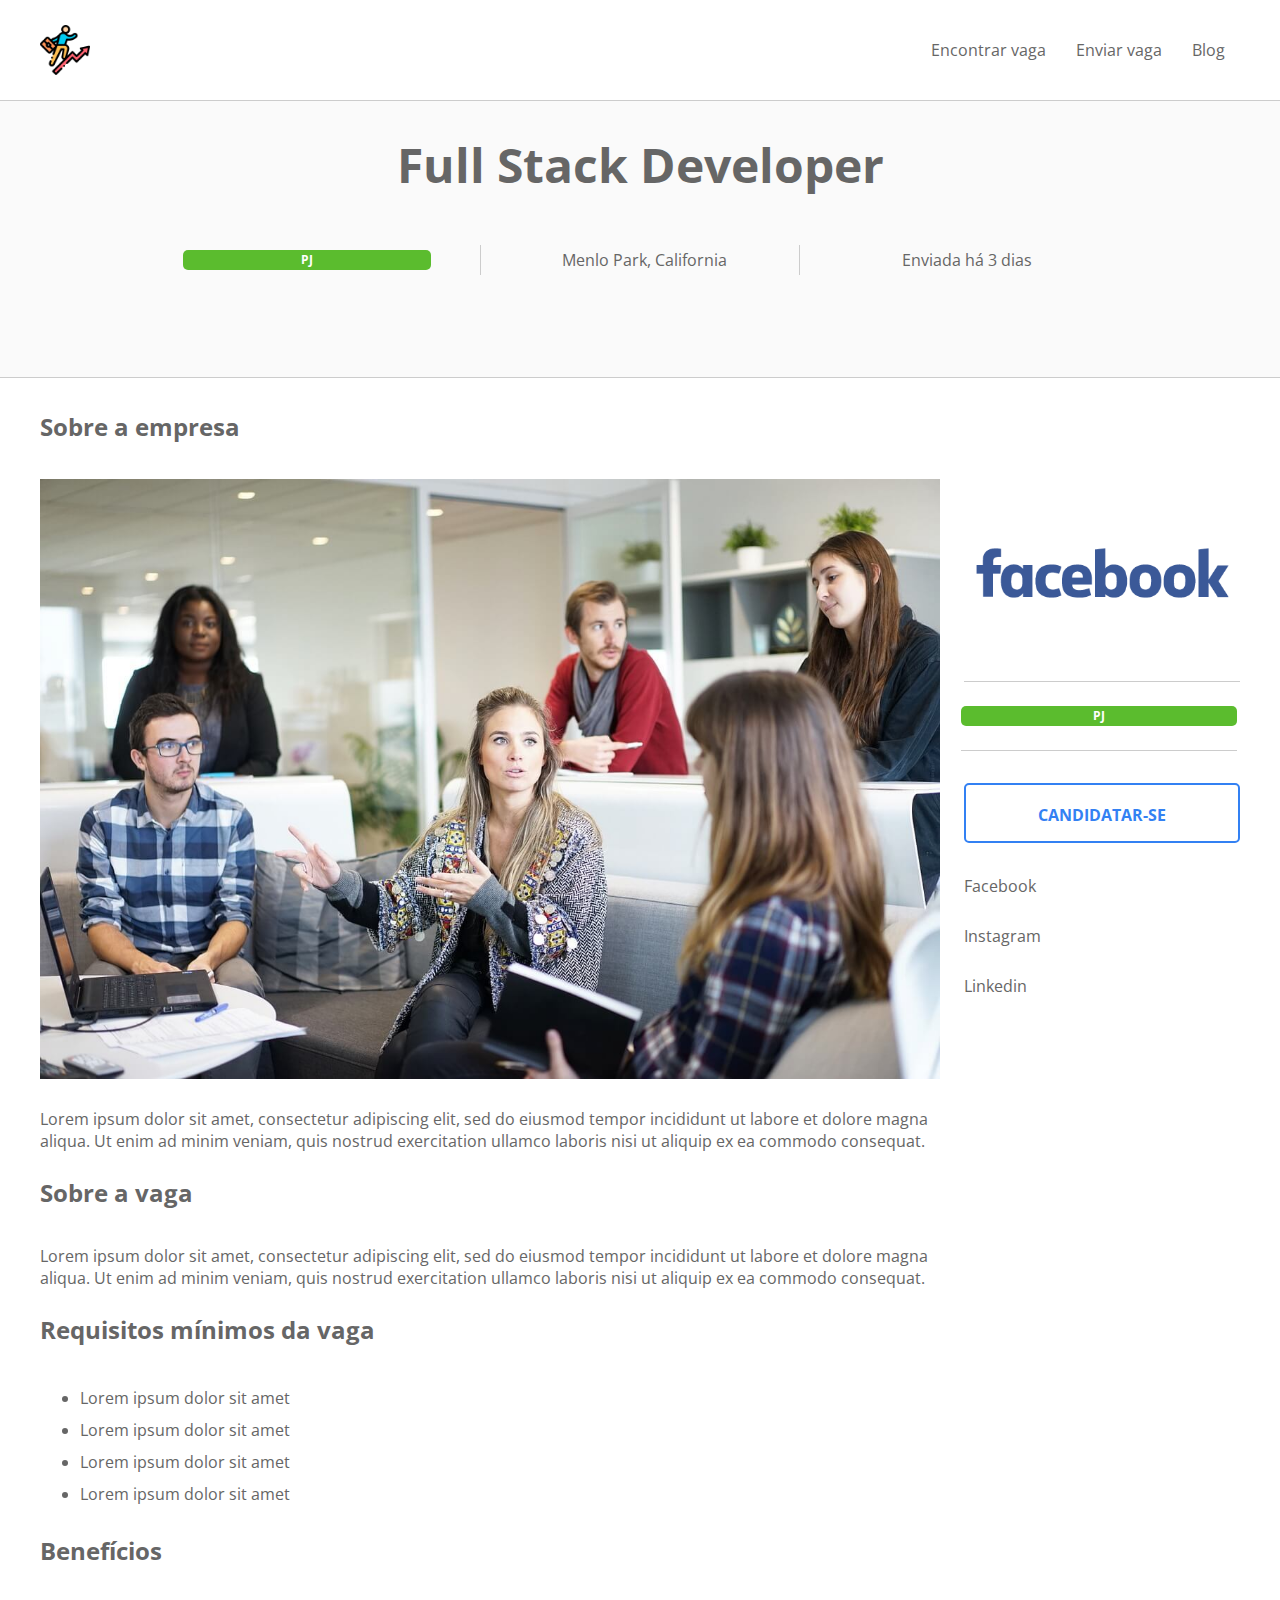
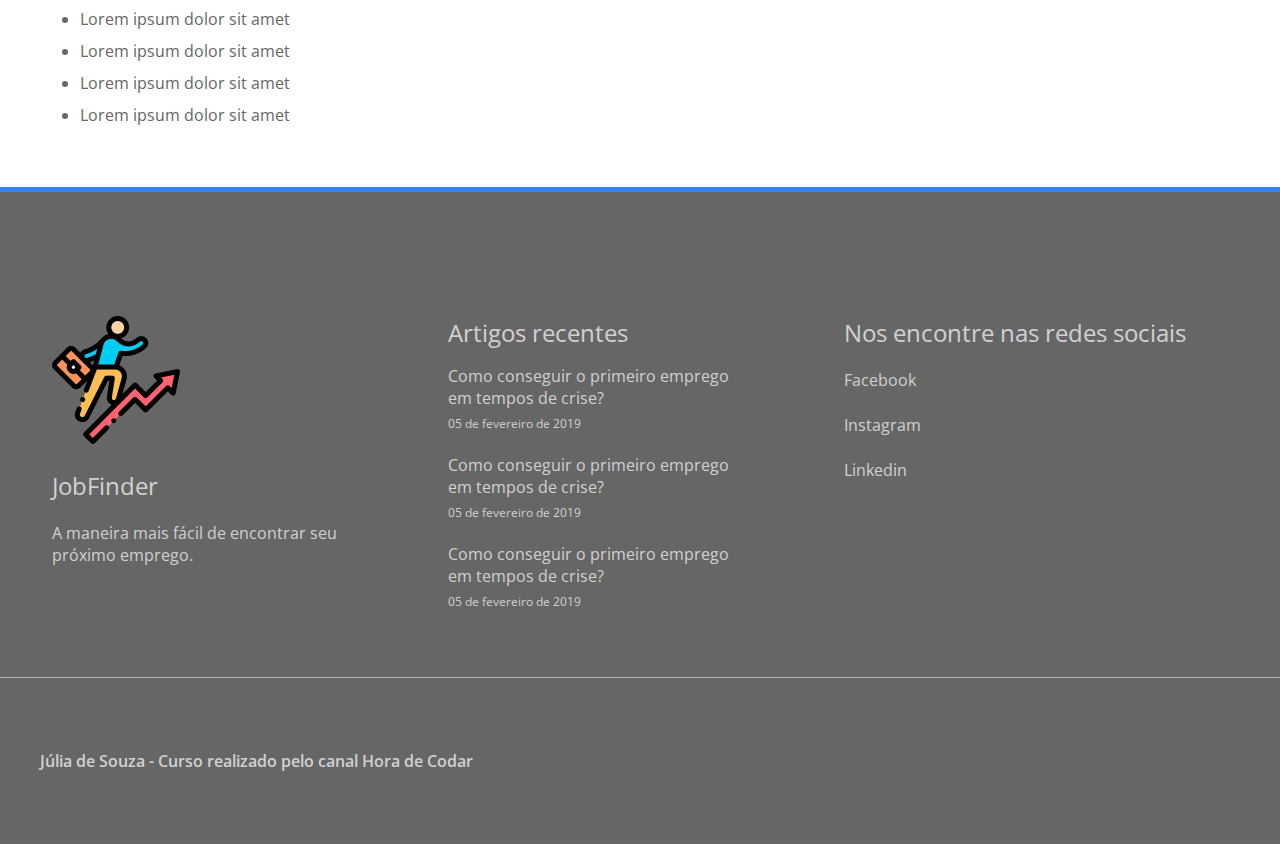
<file: job4.html>
<!DOCTYPE html>
<html lang="pt-br">
  <head>
    <title>JobFinder</title>
    <meta charset="utf-8">
	<meta name="viewport" content="width=device-width, initial-scale=1.0">
    <link rel="shortcut icon" href="img/logo.ico" type="image/x-icon">
	<link rel="stylesheet" type="text/css" href="css/estilo.css">
	<link href="https://fonts.googleapis.com/css2?family=Open+Sans:wght@300;400;600;700;800&display=swap" rel="stylesheet">
	<link rel="stylesheet" href="https://use.fontawesome.com/releases/v5.8.2/css/all.css" integrity="sha384-oS3vJWv+0UjzBfQzYUhtDYW+Pj2yciDJxpsK1OYPAYjqT085Qq/1cq5FLXAZQ7Ay" crossorigin="anonymous">
  </head>
  <body>
	<div class="container" id="jobpage">
		<header>
			<nav>
				<div class="nav-container">
					<a href="index.html">
						<img id="logo" src="img/logo.png" alt="JobFinder">
					</a>
					<i class="fas fa-bars btn-menumobile"></i>
					<ul>
						<li><a href="findjobs.html">Encontrar vaga</a></li>
						<li><a href="sendjobs.html">Enviar vaga</a></li>
						<li><a href="blog.html">Blog</a></li>
					</ul>
				</div>
			</nav>
		</header>
		<div id="job-header">
            <h1>Full Stack Developer</h1>
            <div id="job-info">
                <div class="job-type">
                    <span class="pj">PJ</span>
                </div>
                <div class="locality">
                    <i class="fas fa-map-marker-alt"></i>
                    <p>Menlo Park, California</p>
                </div>
                <div class="date">
                    <i class="far fa-calendar-alt"></i>
                    <p>Enviada há 3 dias</p>
                </div>
            </div>
        </div>
        <div class="wrapper">
            <main id="job-container">
                <div id="about-company-container">
                    <h2 class="page-title">Sobre a empresa</h2>
                    <img src="img/company.jpg" id="company-img" alt="Como é o Facebook">
                    <p class="description">Lorem ipsum dolor sit amet, consectetur adipiscing elit, sed do eiusmod tempor incididunt ut labore et dolore magna aliqua. Ut enim ad minim veniam, quis nostrud exercitation ullamco laboris nisi ut aliquip ex ea commodo consequat.</p>
                </div>
                <div id="about-job-container">
                    <h2 class="page-title">Sobre a vaga</h2>
                    <p class="description">Lorem ipsum dolor sit amet, consectetur adipiscing elit, sed do eiusmod tempor incididunt ut labore et dolore magna aliqua. Ut enim ad minim veniam, quis nostrud exercitation ullamco laboris nisi ut aliquip ex ea commodo consequat.</p>
                </div>
                <div id="min-requirements-container">
                    <h2 class="page-title">Requisitos mínimos da vaga</h2>
                    <ul class="jobpage-list">
                        <li>Lorem ipsum dolor sit amet</li>
                        <li>Lorem ipsum dolor sit amet</li>
                        <li>Lorem ipsum dolor sit amet</li>
                        <li>Lorem ipsum dolor sit amet</li>
                    </ul>
                </div>
                <div id="job-benefits-container">
                    <h2 class="page-title">Benefícios</h2>
                    <ul class="jobpage-list">
                        <li>Lorem ipsum dolor sit amet</li>
                        <li>Lorem ipsum dolor sit amet</li>
                        <li>Lorem ipsum dolor sit amet</li>
                        <li>Lorem ipsum dolor sit amet</li>
                    </ul>
                </div>
            </main>

            <aside id="companyinfo-container">
                <img src="img/facebooklogo.png" alt="Facebook Logo">
                <div class="job-type">
                    <span class="pj">PJ</span>
                </div>
                <a href="" id="apply-btn">Candidatar-se</a>
                <div class="companysocial-container">
                    <ul id="job-social-list">
                        <li>
                            <a href="#">
                                <i class="fab fa-facebook-square"></i>
                                <span>Facebook</span>
                            </a>
                        </li>
                        <li>
                            <a href="#">
                                <i class="fab fa-instagram"></i>
                                <span>Instagram</span>
                            </a>
                        </li>
                        <li>
                            <a href="#">
                                <i class="fab fa-linkedin"></i>
                                <span>Linkedin</span>
                            </a>
                        </li>
                    </ul>
                </div>
            </aside>
        </div>
		<footer>
			<div class="wrapper">
				<div class="footer-box">
					<div class="company-footer">
						<img src="img/logo.png">
						<h2>JobFinder</h2>
						<p>A maneira mais fácil de encontrar seu próximo emprego.</p>
					</div>
				</div>
				<div class="footer-box">
					<div class="articles-footer">
						<h2>Artigos recentes</h2>
						<ul class="footer-list footer-article-list">
							<li>
								<a href="#">Como conseguir o primeiro emprego em tempos de crise?</a>
								<span class="article-date">05 de fevereiro de 2019</span>
							</li>
							<li>
								<a href="#">Como conseguir o primeiro emprego em tempos de crise?</a>
								<span class="article-date">05 de fevereiro de 2019</span>
							</li>
							<li>
								<a href="#">Como conseguir o primeiro emprego em tempos de crise?</a>
								<span class="article-date">05 de fevereiro de 2019</span>
							</li>
						</ul>
					</div>
				</div>
				<div class="footer-box">
					<h2>Nos encontre nas redes sociais</h2>
					<ul class="footer-list">
						<li>
							<a href="#">
								<i class="fab fa-facebook-square"></i>
								<span>Facebook</span>
							</a>
						</li>
						<li>
							<a href="#">
								<i class="fab fa-instagram"></i>
								<span>Instagram</span>
							</a>
						</li>
						<li>
							<a href="#">
								<i class="fab fa-linkedin"></i>
								<span>Linkedin</span>
							</a>
						</li>
					</ul>
				</div>
			</div>
			<div class="footer-bottom">
				<div class="wrapper">
					<p><a href="https://www.linkedin.com/in/j%C3%BAlia-costa-de-souza-b8b0a3179/">Júlia de Souza</a> - Curso realizado pelo canal Hora de Codar</p>
				</div>
			</div>
		</footer>
	</div>
	<script src="https://code.jquery.com/jquery-3.5.1.min.js" integrity="sha256-9/aliU8dGd2tb6OSsuzixeV4y/faTqgFtohetphbbj0=" crossorigin="anonymous"></script>
	<script src="js/scripts.js"></script>
</body>
</html>
</file>
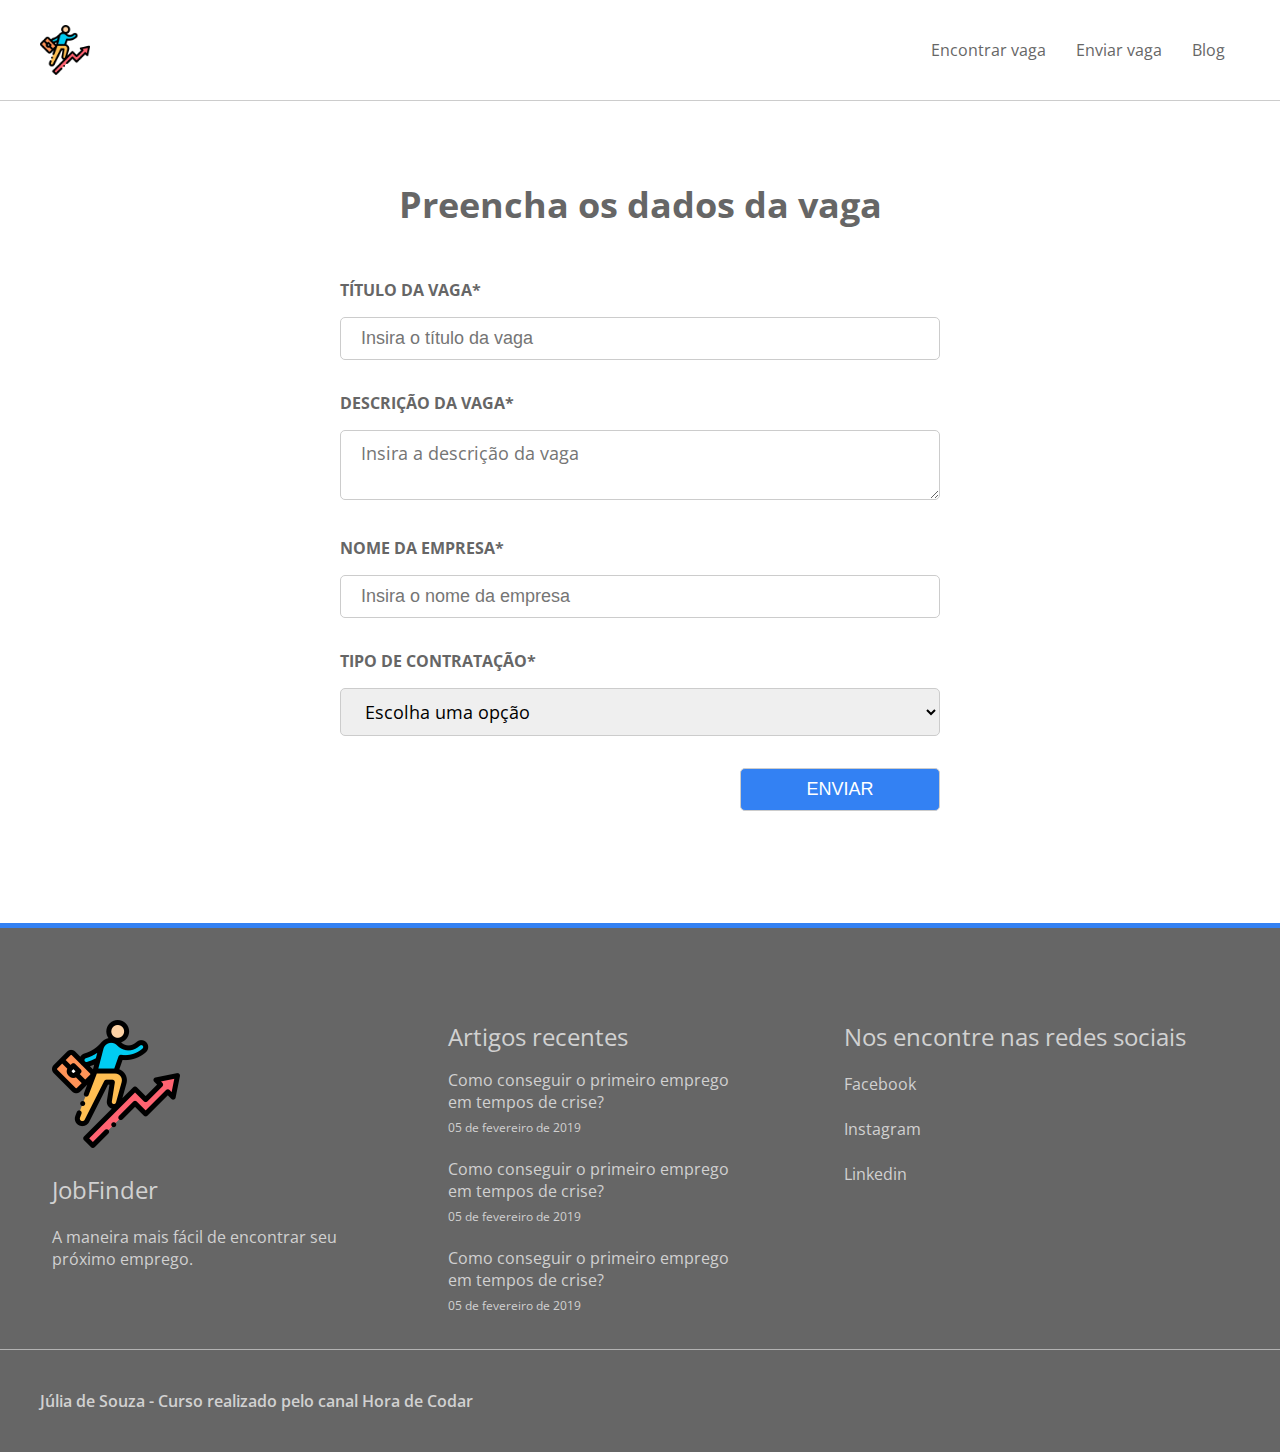
<file: sendjobs.html>
<!DOCTYPE html>
<html lang="pt-br">
  <head>
    <title>JobFinder</title>
    <meta charset="utf-8">
	<meta name="viewport" content="width=device-width, initial-scale=1.0">
    <link rel="shortcut icon" href="img/logo.ico" type="image/x-icon">
	<link rel="stylesheet" type="text/css" href="css/estilo.css">
	<link href="https://fonts.googleapis.com/css2?family=Open+Sans:wght@300;400;600;700;800&display=swap" rel="stylesheet">
	<link rel="stylesheet" href="https://use.fontawesome.com/releases/v5.8.2/css/all.css" integrity="sha384-oS3vJWv+0UjzBfQzYUhtDYW+Pj2yciDJxpsK1OYPAYjqT085Qq/1cq5FLXAZQ7Ay" crossorigin="anonymous">
  </head>
  <body>
	<div class="container" id="sendjobs">
		<header>
			<nav>
				<div class="nav-container">
					<a href="index.html">
						<img id="logo" src="img/logo.png" alt="JobFinder">
					</a>
					<i class="fas fa-bars btn-menumobile"></i>
					<ul>
						<li><a href="findjobs.html">Encontrar vaga</a></li>
						<li><a href="sendjobs.html">Enviar vaga</a></li>
						<li><a href="blog.html">Blog</a></li>
					</ul>
				</div>
			</nav>
		</header>
		<main id="sendjobs-container" class="wrapper">
			<h1>Preencha os dados da vaga</h1>
            <form>
                <div class="input-box"> 
                    <label>Título da vaga<span class="required">*</span></label>
                    <input type="text" name="jobtitle" placeholder="Insira o título da vaga">
                </div>
                <div class="input-box"> 
                    <label>Descrição da vaga<span class="required">*</span></label>
                    <textarea type="text" name="description" placeholder="Insira a descrição da vaga"></textarea>
                </div>
                <div class="input-box"> 
                    <label>Nome da empresa<span class="required">*</span></label>
                    <input type="text" name="company" placeholder="Insira o nome da empresa">
                </div>
                <div class="input-box"> 
                    <label>Tipo de contratação<span class="required">*</span></label>
                    <select name="jobtype">
                        <option value="">Escolha uma opção </option>
                        <option value="pj">PJ</option>
                        <option value="clt">CLT</option>
                        <option value="homeoffice">Home office</option>
                        <option value="freelancer">Freelancer</option>
                    </select>
                </div>
                <div class="input-box"> 
                    <input type="submit" value="Enviar">
                </div>
            </form>
		</main>
		<footer>
			<div class="wrapper">
				<div class="footer-box">
					<div class="company-footer">
						<img src="img/logo.png">
						<h2>JobFinder</h2>
						<p>A maneira mais fácil de encontrar seu próximo emprego.</p>
					</div>
				</div>
				<div class="footer-box">
					<div class="articles-footer">
						<h2>Artigos recentes</h2>
						<ul class="footer-list footer-article-list">
							<li>
								<a href="#">Como conseguir o primeiro emprego em tempos de crise?</a>
								<span class="article-date">05 de fevereiro de 2019</span>
							</li>
							<li>
								<a href="#">Como conseguir o primeiro emprego em tempos de crise?</a>
								<span class="article-date">05 de fevereiro de 2019</span>
							</li>
							<li>
								<a href="#">Como conseguir o primeiro emprego em tempos de crise?</a>
								<span class="article-date">05 de fevereiro de 2019</span>
							</li>
						</ul>
					</div>
				</div>
				<div class="footer-box">
					<h2>Nos encontre nas redes sociais</h2>
					<ul class="footer-list">
						<li>
							<a href="#">
								<i class="fab fa-facebook-square"></i>
								<span>Facebook</span>
							</a>
						</li>
						<li>
							<a href="#">
								<i class="fab fa-instagram"></i>
								<span>Instagram</span>
							</a>
						</li>
						<li>
							<a href="#">
								<i class="fab fa-linkedin"></i>
								<span>Linkedin</span>
							</a>
						</li>
					</ul>
				</div>
			</div>
			<div class="footer-bottom">
				<div class="wrapper">
					<p><a href="https://www.linkedin.com/in/j%C3%BAlia-costa-de-souza-b8b0a3179/">Júlia de Souza</a> - Curso realizado pelo canal Hora de Codar</p>
				</div>
			</div>
		</footer>
	</div>
	<script src="https://code.jquery.com/jquery-3.5.1.min.js" integrity="sha256-9/aliU8dGd2tb6OSsuzixeV4y/faTqgFtohetphbbj0=" crossorigin="anonymous"></script>
	<script src="js/scripts.js"></script>
</body>
</html>
</file>
<file: css/estilo.css>
/* geral */

html{
	font-family:'Open Sans', sans-serif;
	}
	
body{
	margin: 0;
}

h1,h2,h3,h4,h5,p,span{
	margin: 0;
	color: #666;
}

.container{
	max-width: 1920px;
	width: 100%;
}

/* header */

header{
	position: relative;
	top: 0;
	height: auto;
	width: 100%;
}

/* hide on desktop */

.nav-container .btn-menumobile{
	display: none;
}

/* navbar */

nav{
	position: fixed;
	top: 0;
	height: 100px;
	width: 100%;
	z-index: 1;
	background-color: #fff;
	border-bottom: 1px solid #ccc;
}

nav:after{
	clear: both;
	content:"";
	display: block;
}

.nav-container{
	max-width: 1200px;
	position: relative;
	margin-right: auto;
	margin-left: auto;
}

#logo{
	width: 50px;
	height: 50px;
	margin-top: 25px;
}

.nav-container ul{
	float: right;
	height: 100px;
	line-height: 100px;
	margin: 0px;
}

.nav-container li{
	list-style: none;
	float:  left;
	margin: 0 15px;
}

.nav-container li a{
	text-decoration: none;
	color: #666;
	transition: .5s;
}

.nav-container li a:hover{
	color: #3381f3;
}

/* banner */

#main-banner{
	background: url('../img/banner6.jpg') no-repeat;
	background-size: cover;
	background-position: 0 55%;
	position: relative;
	margin-top: 100px;
}

#search-form{
	position: relative;
	width: 80%;
	margin-left: auto;
	margin-right: auto;
	padding-top: 15em;
	padding-bottom: 15em;
	text-align: center;
}

#search-form h1{
	font-size: 40px;
}

#search-form p{
	margin-top: 30px;
	margin-bottom: 60px;
	font-size: 18px;
	font-weight: 300;
}

#search-form input, #search-form select{
	background-color: #fff;
	border-radius: 5px;
	border-color: transparent;
	padding: 10px 20px;
	font-size: 18px;
	margin: 0 10px;
}

#search-form input[type=submit], #sendjobs input[type=submit]{
	background-color: #3381f3;
	text-transform: uppercase;
	color: #fff;
	cursor: pointer;
	transition: 0.5s;
}

#search-form input[type=submit]:hover, #sendjobs input[type=submit]:hover{
	background-color: #2b79eb;
}

/* seção de últimos empregos */

#lastjobs-container{
	text-align: center;
	padding: 100px 0;
}

.wrapper{
	max-width: 1200px;
	position: relative;
	margin-left: auto;
	margin-right: auto;
}

#lastjobs-container h1{
	font-size: 36px;
	margin-bottom: 50px;
}

#lastjobs-container ul{
	padding: 0;
	border: 1px solid #ccc;
	border-radius: 10px;
}

#lastjobs-container ul li{
	list-style: none;
	text-align: left;
	border-bottom: solid 1px #ccc;
	height: 80px;
	position: relative;
}

#lastjobs-container ul li:last-child{
	border: none;
}

.clickarea{
	position: absolute;
	top: 0;
	left: 0;
	width: 100%;
	height: 100%;
}

/*company img */

.company-box{
	display: inline-block;
	width: 50%;
	position: relative;
	padding-left: 1%;
}

.company-box img{
	width: 100px;
	margin-top: 2.5px;
}

.company-info{
	display: inline-block;
	margin-left: 50px;
	margin-top: 10px;
	text-align: left;
	position: absolute;
}

.company-info h3{
	font-weight: 300;
	margin-bottom: 10px;
}

.company-info p{
	font-weight: bold;
}

/* company locality */

.locality{
	color: #6d6d6d;
	display: inline-block;
	width: 25%;
	position: absolute;
	height: 100%;
	line-height: 80px;
}

.locality i, .locality p{
	display: inline-block;
}

.locality i{
	margin-right: 5px;
}

/* company job type */

.job-type{
	display: inline-block;
	width: 20%;
	height: 100%;
	position: absolute;
	padding-top: 30px;
	right: 1%;
	text-align: center;
	font-weight: bold;
	text-transform: uppercase;
	font-size: 12px;
}

.job-type span{
	display: block;
	width: 100%;
	height: 20px;
	line-height: 20px;
	border-radius: 5px;
	color: #fff;
}

.clt{
	background-color: #735fee;
}

.pj{
	background-color: #5bbc2e;
}

.homeoffice{
	background-color: #ff5a5f;
}

/* see more div */

.btnjobs-container{
	margin-top: 50px;
}

.btn-jobs{
	text-transform: uppercase;
	background-color: #fff;
	color: #3381f3;
	border: 2px solid #3381f3;
	border-radius: 5px;
	text-decoration: none;
	padding: 10px 20px;
	font-weight: bold;
	transition: 0.5s;
}

.btn-jobs:hover{
	background-color: #3381f3;
	color: #fff;
}

/* send jobs container */

#sendjobs-container{
	background: url('../img/banner2.jpg') no-repeat;
	background-size: cover;
	background-position: 0 25%;
	padding: 15em 0;
}

#sendjobs-container h2, #sendjobs-container p{
	width: 600px;
	color: #fff;
}

#sendjobs-container h2{
	font-size: 36px;
	margin-bottom: 50px;
}

#sendjobs-container p{
	font-size: 18px;
	margin-bottom: 50px;
}

.light-btn{
	background-color: #fff;
	border: 2px solid #fff;
	color: #666;
	font-weight: bold;
	text-transform: uppercase;
	padding: 10px 20px;
	text-decoration: none;
	border-radius: 5px;
	transition: 0.5s;
}

.light-btn:hover{
	background-color: transparent;
	color: #fff;
}

/* jobfinder status */

#status-container{
	text-align: center;
	padding: 5em 0;
}

.title-center{
	font-size: 36px;
	margin-bottom: 30px;
	text-align: center;
}

.p-center{
	width: 80%;
	position: relative;
	margin-left: auto;
	margin-right: auto;
	font-size: 18px;
}

.status-box{
	display: inline-block;
	text-align: center;
	width: 24.5%;
	margin-top: 80px;
	border-left: 1px solid #ddd;
	border-right: 1px solid #ddd;
	height: 100px;
}

.status-box:nth-child(2){
	border: none;
}

.status-box:nth-child(3){
	border-right: none;
}

.status-qtd{
	font-size: 36px;
}

.status-text{
	font-size: 20px;
}

/* testmony container */

#testmony-container{
	background: url('../img/banner7.jpg') no-repeat;
	background-size: cover;
	padding: 10em 0;
}

#testmony-container h2, #testmony-container p{
	color: #fff;
	text-align: center;
}

#testmony-container h2{
	font-size: 36px;
	margin-bottom: 50px;
}

#testmony-container p{
	margin-bottom: 50px;
}

.testmony-box{
	display: inline-block;
	width: 24.5%;
	text-align: center;
}

#testmony-container .testmony-box .testmony-msg{
	background-color: #fff;
	color: #666;
	border-radius: 10px;
	padding: 20px;
	width: 50%;
	position: relative;
	margin: 35px auto;
	font-style: italic;
	}

.testmony-msg:after{
	content: "";
	width: 0;
	height: 0;
	border-left: 20px solid transparent;
	border-right: 20px solid transparent;
	border-top: 20px solid #fff;
	position: absolute;
	bottom: -20px;
	left: 0;
	right: 0;
	margin-left: auto;
	margin-right: auto;
}

.testmony-box img{
	width: 100px;
	height: 100px;
	border: 1px solid #ccc;
	border-radius: 50%;
}

.testmony-name{
	font-weight: bold;
}

/* blog container */

#blog-container{
	text-align: center;
	padding: 5em 0;
}

#blog-container .p-center{
	margin-bottom: 60px;
}

.article-box{
	display: inline-block;
	width: 31%;
	padding: 0 1%;
	text-align: left;
}

.article-box img{
	width: 100%;
	border-radius: 5px;
	margin-bottom: 10px;
}

.article-box h4{
	font-size: 24px;
	margin-bottom: 15px;
}

.article-box h4 a{
	text-decoration: none;
	color: #666;
}

.article-date {
	font-size: 12px;
	margin-bottom: 15px;
}

.article-resume{
	font-size: 14px;
	margin-bottom: 30px;
}

.article-btn{
	background-color: #3381f3;
	border-color: #3381f3;
	color: #fff;
}

.article-btn:hover{
	background-color: #fff;
	color: #3381f3;
	
}

/* footer */

footer{
	background-color: #666;
	padding: 5em 0;
	padding-bottom: 40px;
	border-top: 5px solid #3381f3;
}

footer h2, footer p, footer a, footer span{
	color: #d1d1d1;
}

footer h2{
	font-weight: 400;
}

footer a{
	text-decoration: none;
}

footer ul{
	padding: 0;
}

footer li{
	list-style: none;
}

.footer-box{
	width: 31%;
	padding: 1%;
	float: left;
}

footer .wrapper:after{
	clear: both;
	content: "";
	display: block;
}

.company-footer{
	width: 80%;
}

.company-footer h2{
	margin-top: 20px;
}

.company-footer h2, .company-footer p{
	margin-bottom: 20px;
}

.footer-list li{
	margin-bottom: 15px;
}

.footer-list a{
	transition: 0.5s;
}

.footer-list a:hover{
	color: #fff;
}

.footer-list li:after{
	clear: both;
	content: "";
	display: block;
}

.articles-footer{
	width: 80%;
}

.footer-list.footer-article-list span{
	display: block;
	float: none;
}

.fab{
	font-size: 30px;
	margin-right: 10px;
	float: left;
}

.footer-list li span{
	float: left;
	height: 30px;
	line-height: 30px;
}

.footer-bottom{
	border-top: 1px solid #b2b2b2;
}

.footer-bottom p{
	font-weight: 600;
	margin-top: 40px;
}

/* find jobs page */

#findjobs #search-form{
	padding-top: 2em;
	padding-bottom: 2em;
	width: 100%;
	background-color: #3381f3;
	border-top: 5px solid #0000e6;
}

#findjobs #lastjobs-container{
	margin-top: 3em;
}

#search-form input, #search-form select{
	width: 20%;
}

#findjobs #search-form input[type=submit]{
	background-color: #fff;
	color: #3381f3;
}

#findjobs #lastjobs-container ul{
	border-top-left-radius: 0;
	border-top-right-radius: 0;
	margin-top: 0;
}

#type-filter{
	text-align: left;
}

#findjobs #type-filter ul{
	margin: 0;
	border-radius: 0;
	border: 0;
	background-color: #fff;
	border-right: 1px solid #ccc;
}

#findjobs #type-filter ul li{
	display: inline-block;
	width: 20%;
	height: 50px;
	line-height: 50px;
	border-bottom: none;
	border-left: 1px solid #ccc;
	border-right: 1px solid #ccc;
	padding-left: 1em;
}

#findjobs #type-filter ul li:nth-child(n+1){
	border-right: none;
}

#findjobs #type-filter label{
	text-transform: uppercase;
	color: #666;
	font-weight: bold;
	margin-left: .5em;
}

/* send jobs page */

#sendjobs #sendjobs-container{
	margin-top: 100px;
	background: none;
	padding: 5em 0;
}

#sendjobs h1{
	font-size: 36px;
	margin-bottom: 50px;
	text-align: center;
}

.input-box{
	margin-bottom: 2em;
	width: 50%;
	position: relative;
	margin-left: auto;
	margin-right: auto;
}

#sendjobs label{
	text-transform: uppercase;
	color: #666;
	font-weight: bold;
	display: block;
	margin-bottom: 1em;
}

#sendjobs input, #sendjobs textarea, #sendjobs select{
	padding: 10px 20px;
	font-size: 18px;
}

#sendjobs input{
	border-radius: 5px;
	border: 1px solid #ccc;
	margin: 0;
	width: 100%;
	box-sizing: border-box;
}

#sendjobs textarea, #sendjobs select{
	border: 1px solid #ccc;
	font-family: 'Open Sans', sans-serif;
	margin: 0;
	width: 100%;
	box-sizing: border-box;
	border-radius: 5px;
}

#sendjobs input[type=submit]{
	width: 200px;
	float: right;
}

.input-box:after{
	clear: both;
	content: "";
	display: block;
}

/* job page */

#job-header{
	width: 100%;
	background-color: #fafafa;
	border-bottom: 1px solid #ccc;
	margin-top: 100px;
	padding: 2em 0;
}

#job-header h1{
	font-size: 3em;
	text-align: center;
}

#job-header .company-box{
	width: 100%;
}

#job-header #job-info{
	height: 100px;
	width: 100%;
	margin-top: 3em;
	text-align: center;
}

#job-header #job-info div{
	width: 25%;
	height: 30px;
	line-height: 30px;
	float: left;
	position: relative;
	padding-left: 3em;
	padding-right: 3em;
	box-sizing: border-box;
	padding-top: 0;
}

#job-header #job-info .job-type{
	padding-top: 5px;
	margin-left: 12.5%;
}

#job-info .date i, #job-info .date p{
	display: inline-block;
	color: #666;
}

#job-info .date p{
	margin-left: 10px;
}

#job-header #job-info div:nth-child(2){
	border-left: 1px solid #ccc;
	border-right: 1px solid #ccc;
}

#jobpage .wrapper{
	padding: 2em 0;
}

#jobpage .wrapper:after{
	clear: both;
	content: "";
	display: block;
}

#job-container{
	float: left;
	width: 75%;
	position: relative;
}

#jobpage .page-title{
	font-size: 24px;
	margin-bottom: 1.5em;
}

#jobpage .description{
	margin-bottom: 1.5em;
}

#company-img{
	width: 100%;
	margin-bottom: 1.5em;
}

#companyinfo-container {
	float: right;
	width: 25%;
	padding-top: 4em;
	padding-left: 1.5em;
	box-sizing: border-box;
}

.jobpage-list{
	color: #666;
	margin-bottom: 1.5em;
	font-size: 1em;
	line-height: 2em;
}

#companyinfo-container img{
	width: 100%;
	display: block;
	border-bottom: 1px solid #ccc;
}

#companyinfo-container .job-type{
	display: block;
	position: relative;
	width: 100%;
	padding: 2em 0;
	border-bottom: 1px solid #ccc;
}

#apply-btn{
	width: 100%;
	height: 60px;
	line-height: 60px;
	margin-top: 2em;
	font-weight: bold;
	text-transform: uppercase;
	text-decoration: none;
	background-color: transparent;
	border: 2px solid #3381f3;
	color: #3381f3;
	border-radius: 5px;
	display: block;
	box-sizing: border-box;
	text-align: center;
	transition: 0.5s;
}

#apply-btn:hover{
	background-color: #3381f3;
	color: #fff;
}

#job-social-list{
	margin-top: 2em;
	padding-left: 0;
}

#job-social-list li{
	display: block;
	list-style: none;
	height: 50px;
}

#job-social-list li a{
	text-decoration: none;
	color: #666;
}

/* responsive */

@media screen and (max-width: 1024px){

	#logo{
		position:absolute;
		left: 50px;
	}

	.nav-container ul{
		float: none;
		text-align: center;
		padding: 0;
	}

	.nav-container ul li{
		position: relative;
		margin-left: auto;
		margin-right: auto;
		float: none;
		display: inline-block;
		margin: 0 10px;
	}

	#search-form{
		padding-top: 25em;
		padding-bottom: 5em;
	}

	#search-form form{
		width: 60%;
		position: relative;
		margin-left: auto;
		margin-right: auto;
	}

	#search-form form input, #search-form form select{
		display: block;
		margin: 0;
		margin-bottom: 25px;
		width: 100%;
		border-width: 0;
		padding: 10px 20px;
		box-sizing: border-box;
	}

	#lastjobs-container.wrapper, #status-container.wrapper, #blog-container.wrapper, .wrapper{
		max-width: 960px;
		padding-left: 2em;
		padding-right: 2em;
	}

	/* find jobs page */

	#findjobs #search-form input[type=submit]{
		margin-bottom: 0;
	}

	#findjobs #type-filter ul li{
		width: 100%;
		border-bottom: 1px solid #ccc;
		box-sizing: border-box;
	}

	#findjobs #type-filter ul li:last-child{
		border-bottom: none;
		border-right: none;
	}

	/* job page */

	#job-header #job-info div{
		padding-left: 1em;
		padding-right: 1em;
	}

	#jobpage .wrapper{
		padding-left: 2em;
		padding-right: 2em;
	}

	#job-header #job-info .job-type{
		margin-left: 5%;
	}

	#job-header #job-info div{
		width: 30%;
	}

}

@media screen and (max-width: 768px){

	.company-box{
		width: 46%;
		padding-left: 1em;
	}

	.company-box .company-info h3{
		font-size: 1em;
	}

	.company-box .company-info p, .locality i, .locality p, .job-type span{
		font-size: .8em;
	}

	.job-type{
		right: 1em;
	}

	#sendjobs-inner h2, #sendjobs-inner p{
		text-shadow: .5px .5px #000;
	}

	.status-box{
		width: 49.4%;
		border: none;
	}

	.status-box:nth-child(odd){
		border-right: 1px solid #ddd;
	}

	.testmony-box{
		width: 49.4%;
	}

	.article-box{
		width: 100%;
		display: block;
		padding: 0;
		margin-bottom: 3em;
	}

}

@media screen and (max-width: 576px){

	.nav-container .btn-menumobile{
		display: block !important;
	}

	html, body{
		overflow-x: hidden;
	}

	nav{
		height: 4em;
	}

	#logo{
		left: 2em;
		height: 2em;
		width: 2em;
		margin-top: 1em;
	}

	.btn-menumobile{
		display: block;
		font-size: 1.75em;
		color: #ccc;
		position: absolute;
		right: 1.5em;
		top: .75em;
	}

	.nav-container ul{
		position: relative;
		top: 4em;
		height: 3em;
		line-height: 3em;
		display: none;
	}

	.nav-container ul li{
		display: block;
		background-color: #fff;
		margin: 0;
		border-top: 1px solid #ccc;
	}

	.nav-container ul li a{
		font-size: 1em;
	}

	.open{
		display: block !important;
	}

	#main-banner{
		margin-top: 4em;
	}

	#search-form{
		padding-top: 15em;
		padding-bottom: 5em;
		width: 90%;
	}

	#search-form h1{
		font-size: 1.6em;
	}

	#search-form p{
		font-size: 1em;
		margin-bottom: 2em;
	}

	#search-form form{
		width: 80%;
	}

	#search-form input[type=submit]{
		margin-bottom: 0;
	}

	#last-jobs-container{
		padding: 5em 0;
	}

	.locality{
		display: none;
	}

	.company-box .company-info{
		margin-top: 1em;
		margin-left: 1em;
		width: 8em;
	}

	.company-box .company-info h3{
		font-size: .8em;
	}

	.job-type{
		width: 22%;
	}

	#sendjobs-container{
		background-position: 35% 0;
		padding: 10em 0;
	}

	#sendjobs-container h2{
		font-size: 1.5em;
		width: 100%;
	}

	#sendjobs-container p{
		font-size: 1em;
		width: 100%;
	}

	.status-box{
		margin-top: 3em;
		width: 100%;
	}

	.status-box:nth-child(odd){
		border: none;
	}

	#testmony-container{
		padding: 5em 0;  
	}

	.testmony-box{
		width: 100%;
	}

	#testmony-container p{
		margin-bottom: 1em;
	}

	.footer-box{
		display: block;
		width: 100%;
	}

	/* send jobs page */

	#sendjobs #sendjobs-container{
		padding: 2em 0;
	}

	#sendjobs h1{
		font-size: 2em;
		width: 60%;
		position: relative;
		margin-left: auto;
		margin-right: auto;
	}

	.input-box{
		width: 80%;
	}

	/* job page */

	#job-container{
		width: 100%;
	}

	#companyinfo-container{
		width: 100%;
		padding-top: 0em;
		padding-left: 0em;
	}
	
	#job-header{
		margin-top: 4em;
	}

	#job-header .locality{
		display: block;
	}

	#job-header #job-info div{
		height: 100%;
	}

	#job-header #job-info .job-type{
		padding-top: 35px;
	}

	#companyinfo-container .job-type{
		right: 0;
	}

	#apply-btn{
		margin-bottom: 3em;
	}
}
</file>
